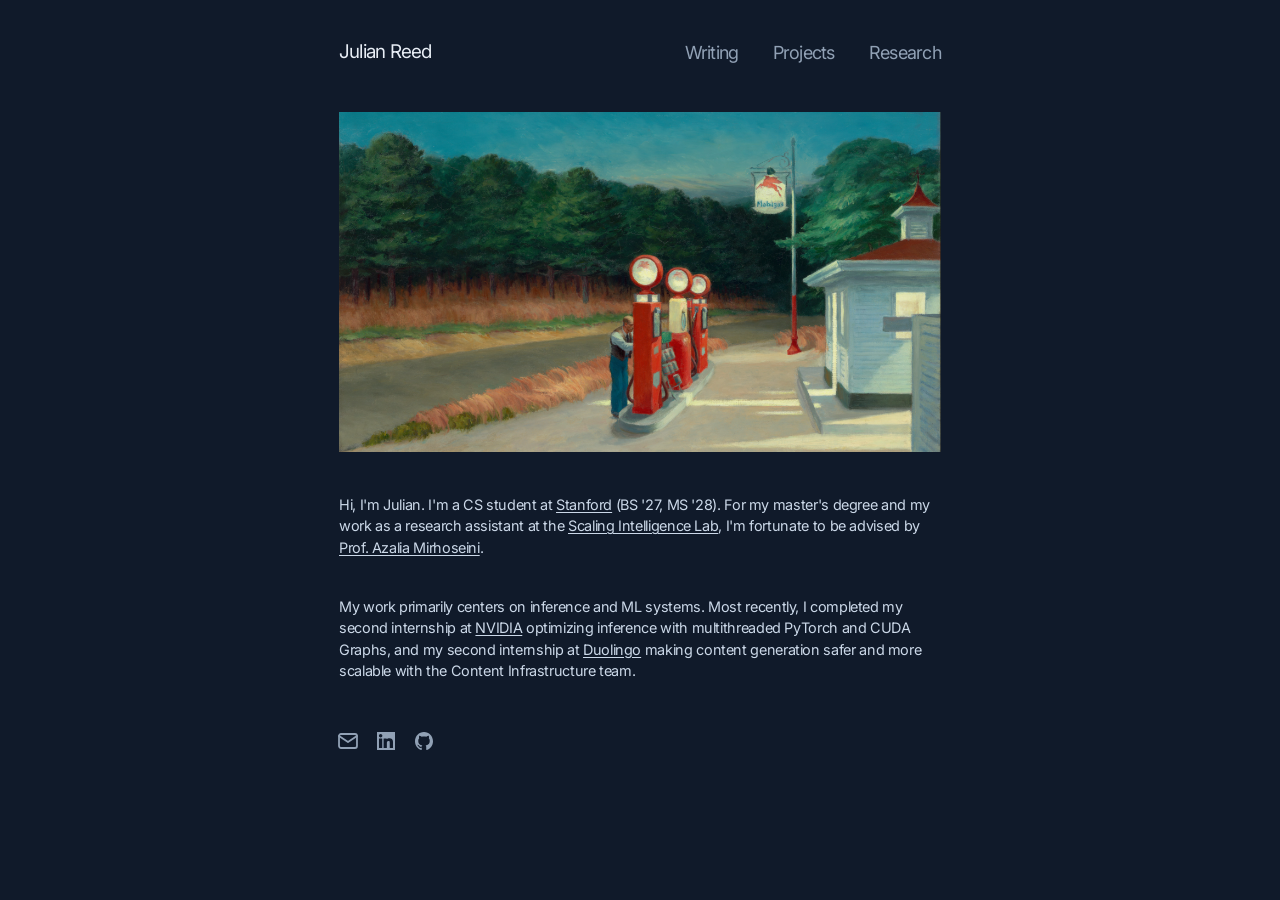
<file: index.html>
<!doctype html>
<html lang="en">
  <head>
    <meta charset="UTF-8" />
    <meta name="viewport" content="width=device-width, initial-scale=1.0" />
    <meta name="description" content="The personal website of Julian Reed — Inference, MLSys, and AI Research" />
    <title>Julian Reed — Inference, MLSys and AI Research</title>
    <link rel="icon" type="image/jpeg" href="./public/favicon-light.jpg" media="(prefers-color-scheme: light)" />
    <link rel="icon" type="image/jpeg" href="./public/favicon-dark.jpg" media="(prefers-color-scheme: dark)" />
    <link rel="stylesheet" href="./styles.css" />
  </head>
  <body>
    <header class="site-header shell">
      <a class="wordmark" href="./">Julian Reed</a>
      <nav class="site-nav" aria-label="Primary navigation">
        <a href="./writing.html">Writing</a>
        <a href="./projects.html">Projects</a>
        <a href="./research.html">Research</a>
      </nav>
    </header>

    <main class="home shell">
      <figure class="home-image">
        <img src="./gas_edward_hopper.png" alt="Gas by Edward Hopper" />
      </figure>

    <section class="home-copy" aria-labelledby="intro-title">
      <p id="intro-title">
        Hi, I'm Julian. I'm a CS student at 
        <a href="https://cs.stanford.edu" target="_blank" rel="noopener noreferrer">Stanford</a> 
        (BS '27, MS '28). For my master's degree and my work as a research assistant at the 
        <a href="https://scalingintelligence.stanford.edu" target="_blank" rel="noopener noreferrer">Scaling Intelligence Lab</a>, 
        I'm fortunate to be advised by 
        <a href="https://www.azaliamirhoseini.com/" target="_blank" rel="noopener noreferrer">Prof. Azalia Mirhoseini</a>. 
      </p>
      <p>
        My work primarily centers on inference and ML systems. Most recently, I completed my second internship at 
        <a href="https://www.nvidia.com" target="_blank" rel="noopener noreferrer">NVIDIA</a> optimizing inference with multithreaded PyTorch and
        CUDA Graphs, and my second internship at 
        <a href="https://www.duolingo.com" target="_blank" rel="noopener noreferrer">Duolingo</a> 
        making content generation safer and more scalable with the Content Infrastructure team. 
      </p>
    </section>
    </main>

    <footer class="site-footer shell">
      <div class="social-links" aria-label="Social links">
        <a href="mailto:julianreedpro@gmail.com" aria-label="Email Julian Reed"><svg aria-hidden="true" viewBox="0 0 24 24" fill="none" stroke="currentColor" stroke-width="1.8" stroke-linecap="round" stroke-linejoin="round"><rect x="3" y="5" width="18" height="14" rx="2"/><path d="m3 7 9 6 9-6"/></svg></a>
        <a href="https://www.linkedin.com/in/juliantreed/" aria-label="LinkedIn profile"><svg aria-hidden="true" viewBox="0 0 24 24" fill="currentColor"><path d="M5.2 8.1H2.1V21h3.1V8.1ZM3.65 3A1.85 1.85 0 1 0 3.65 6.7 1.85 1.85 0 0 0 3.65 3ZM21.9 13.6c0-3.88-2.07-5.69-4.83-5.69-2.23 0-3.22 1.23-3.78 2.09V8.1h-3.1V21h3.1v-6.39c0-1.68.32-3.31 2.4-3.31 2.05 0 2.08 1.93 2.08 3.42V21h3.1v-7.4Z"/></svg></a>
        <a href="https://github.com/julian-reed" aria-label="GitHub profile"><svg aria-hidden="true" viewBox="0 0 24 24" fill="currentColor"><path d="M12 2.5a9.5 9.5 0 0 0-3 18.51c.48.09.65-.21.65-.46v-1.67c-2.64.58-3.2-1.12-3.2-1.12-.43-1.1-1.05-1.4-1.05-1.4-.86-.59.07-.58.07-.58.95.07 1.45.98 1.45.98.85 1.45 2.23 1.03 2.78.79.09-.62.33-1.03.6-1.27-2.11-.24-4.33-1.05-4.33-4.7 0-1.04.37-1.88.98-2.54-.1-.24-.42-1.2.09-2.5 0 0 .8-.26 2.62.97a9.1 9.1 0 0 1 4.77 0c1.82-1.23 2.62-.97 2.62-.97.51 1.3.19 2.26.09 2.5.34.3.64.87.64 1.76v2.61c0 .25.17.55.66.46A9.5 9.5 0 0 0 12 2.5Z"/></svg></a>
      </div>
    </footer>
  </body>
</html>
</file>
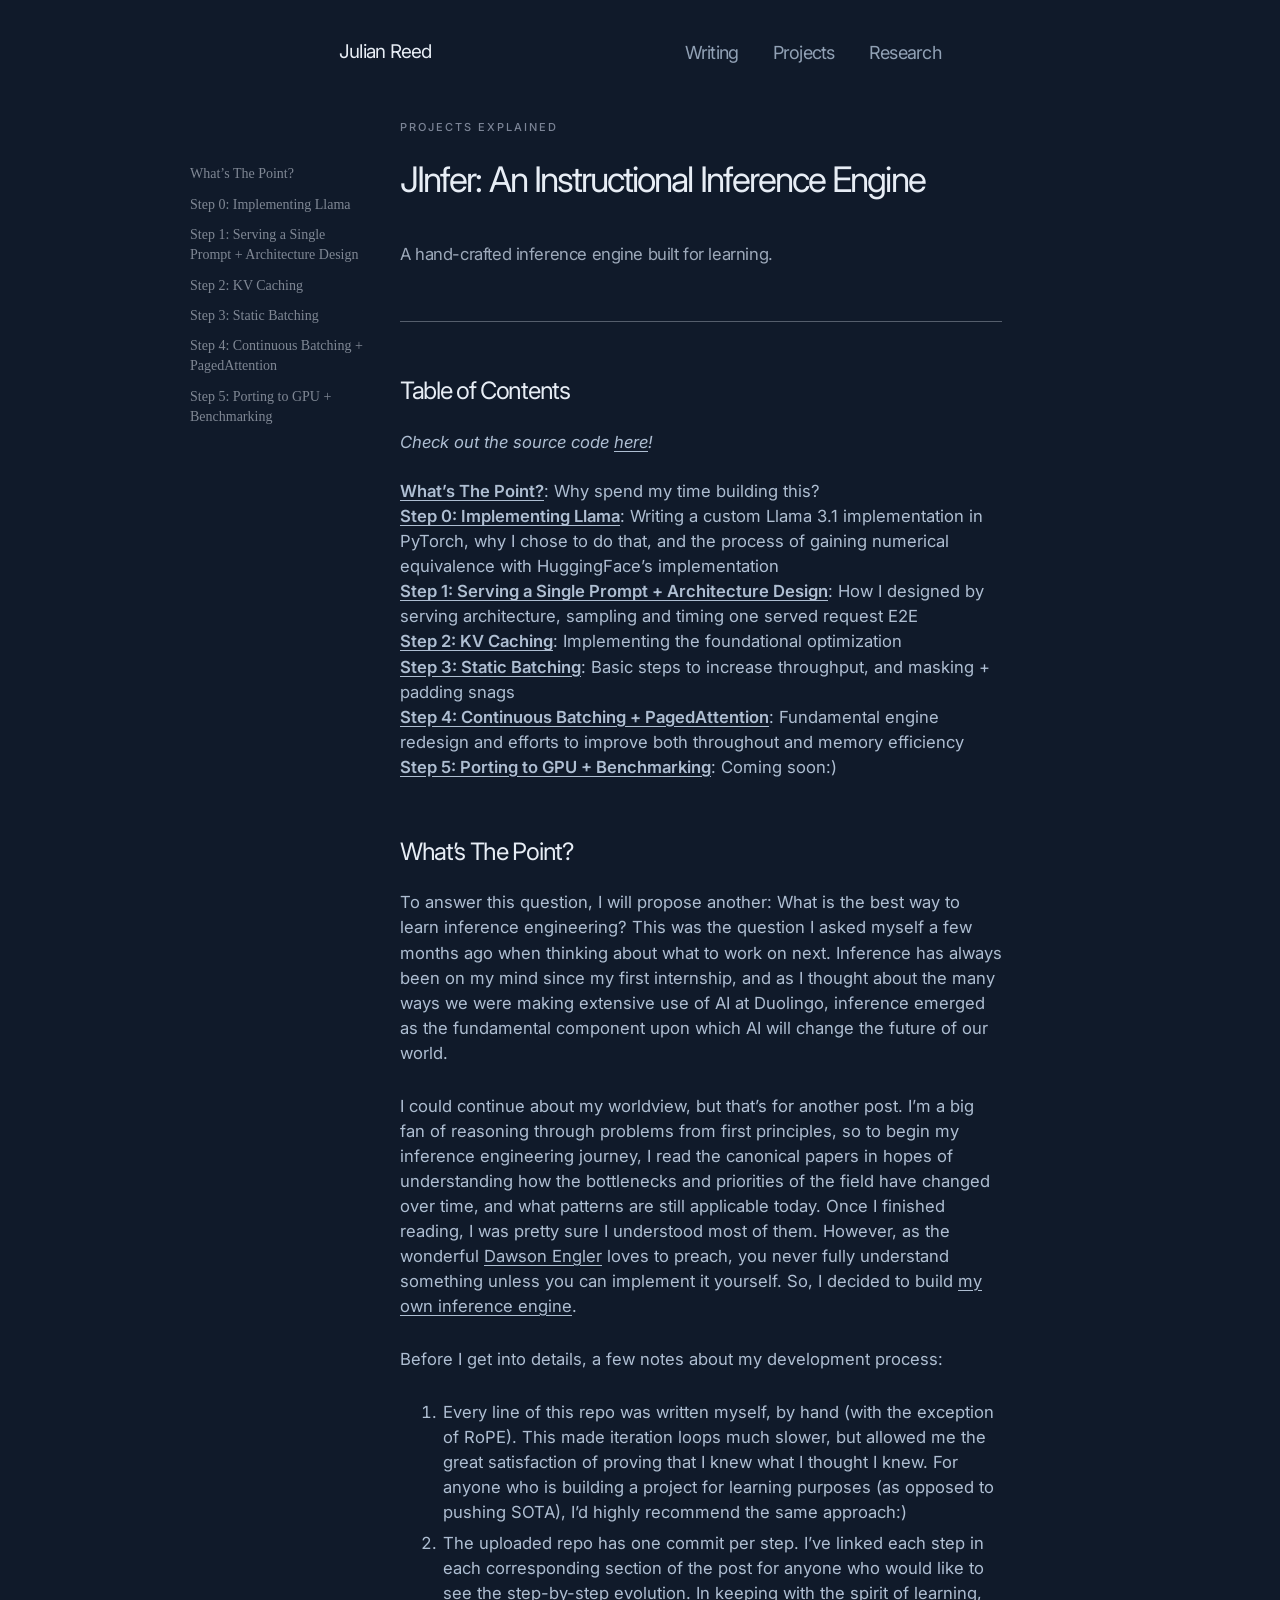
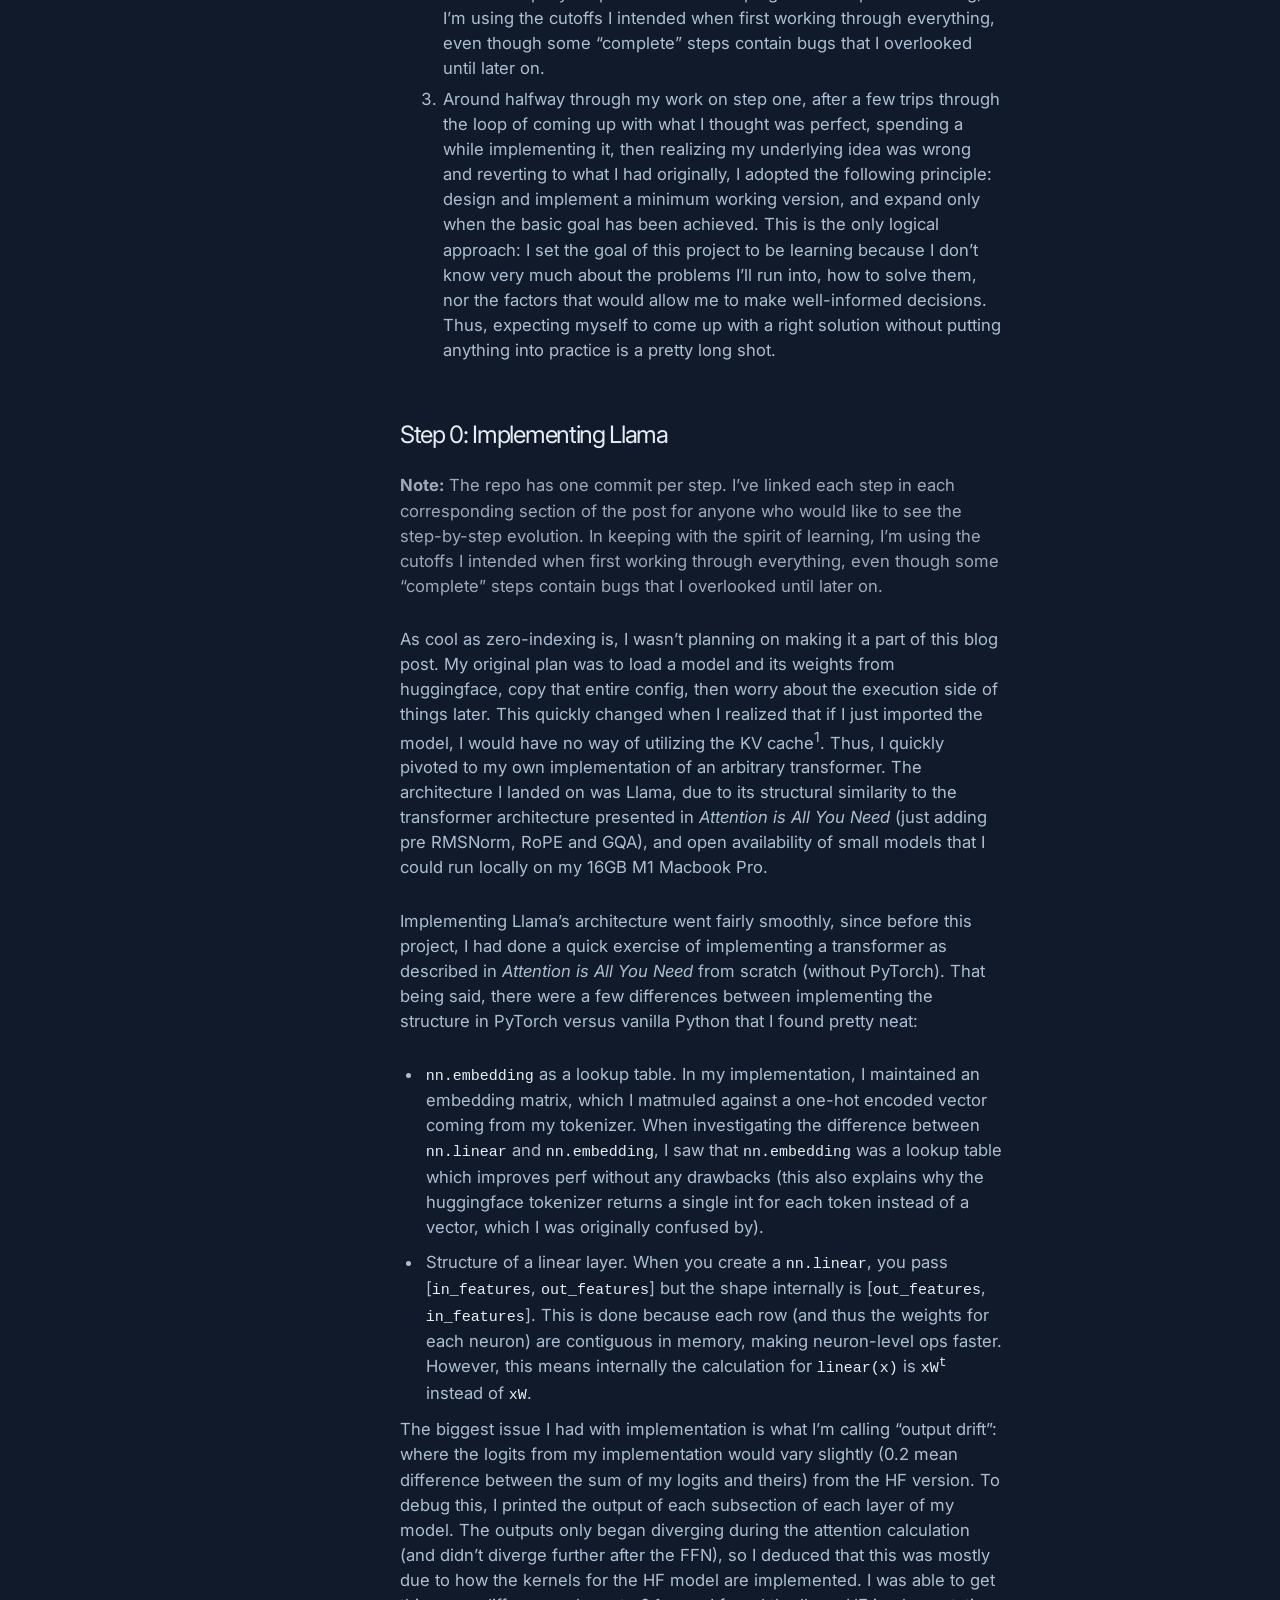
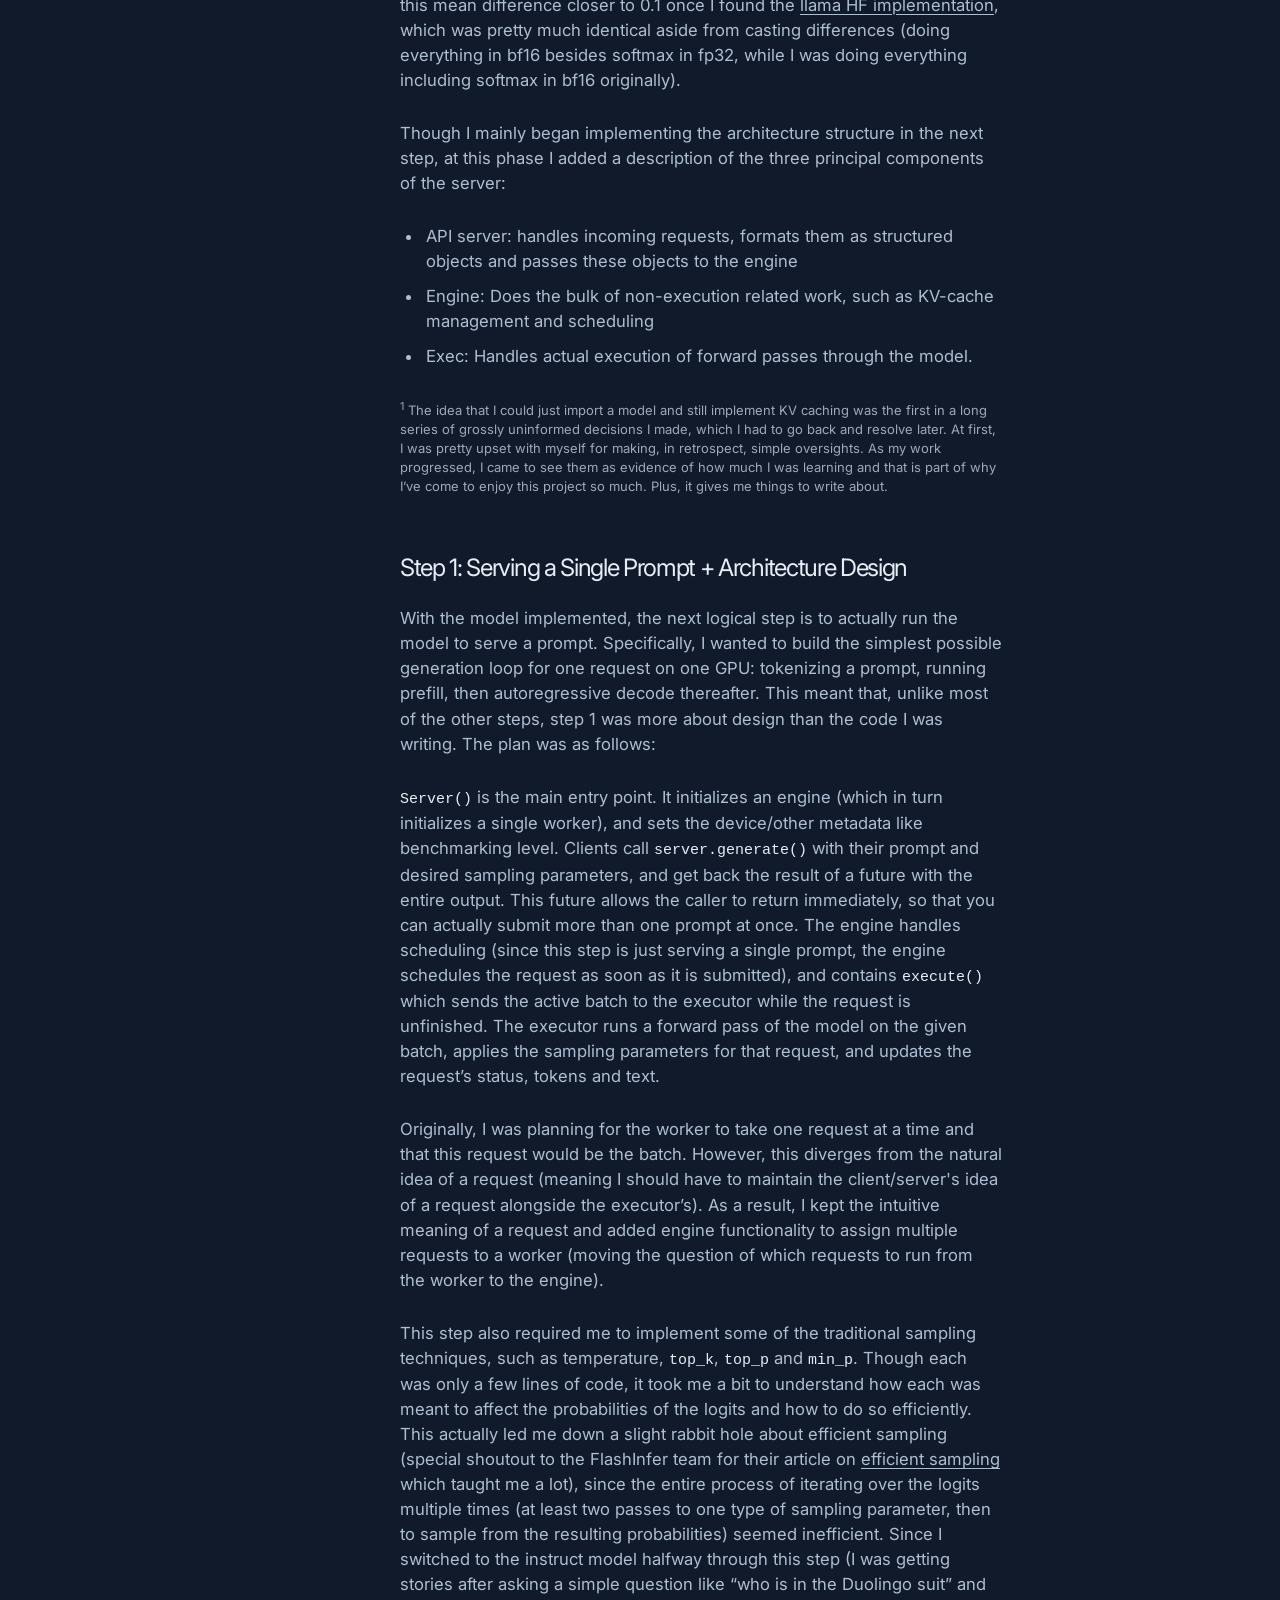
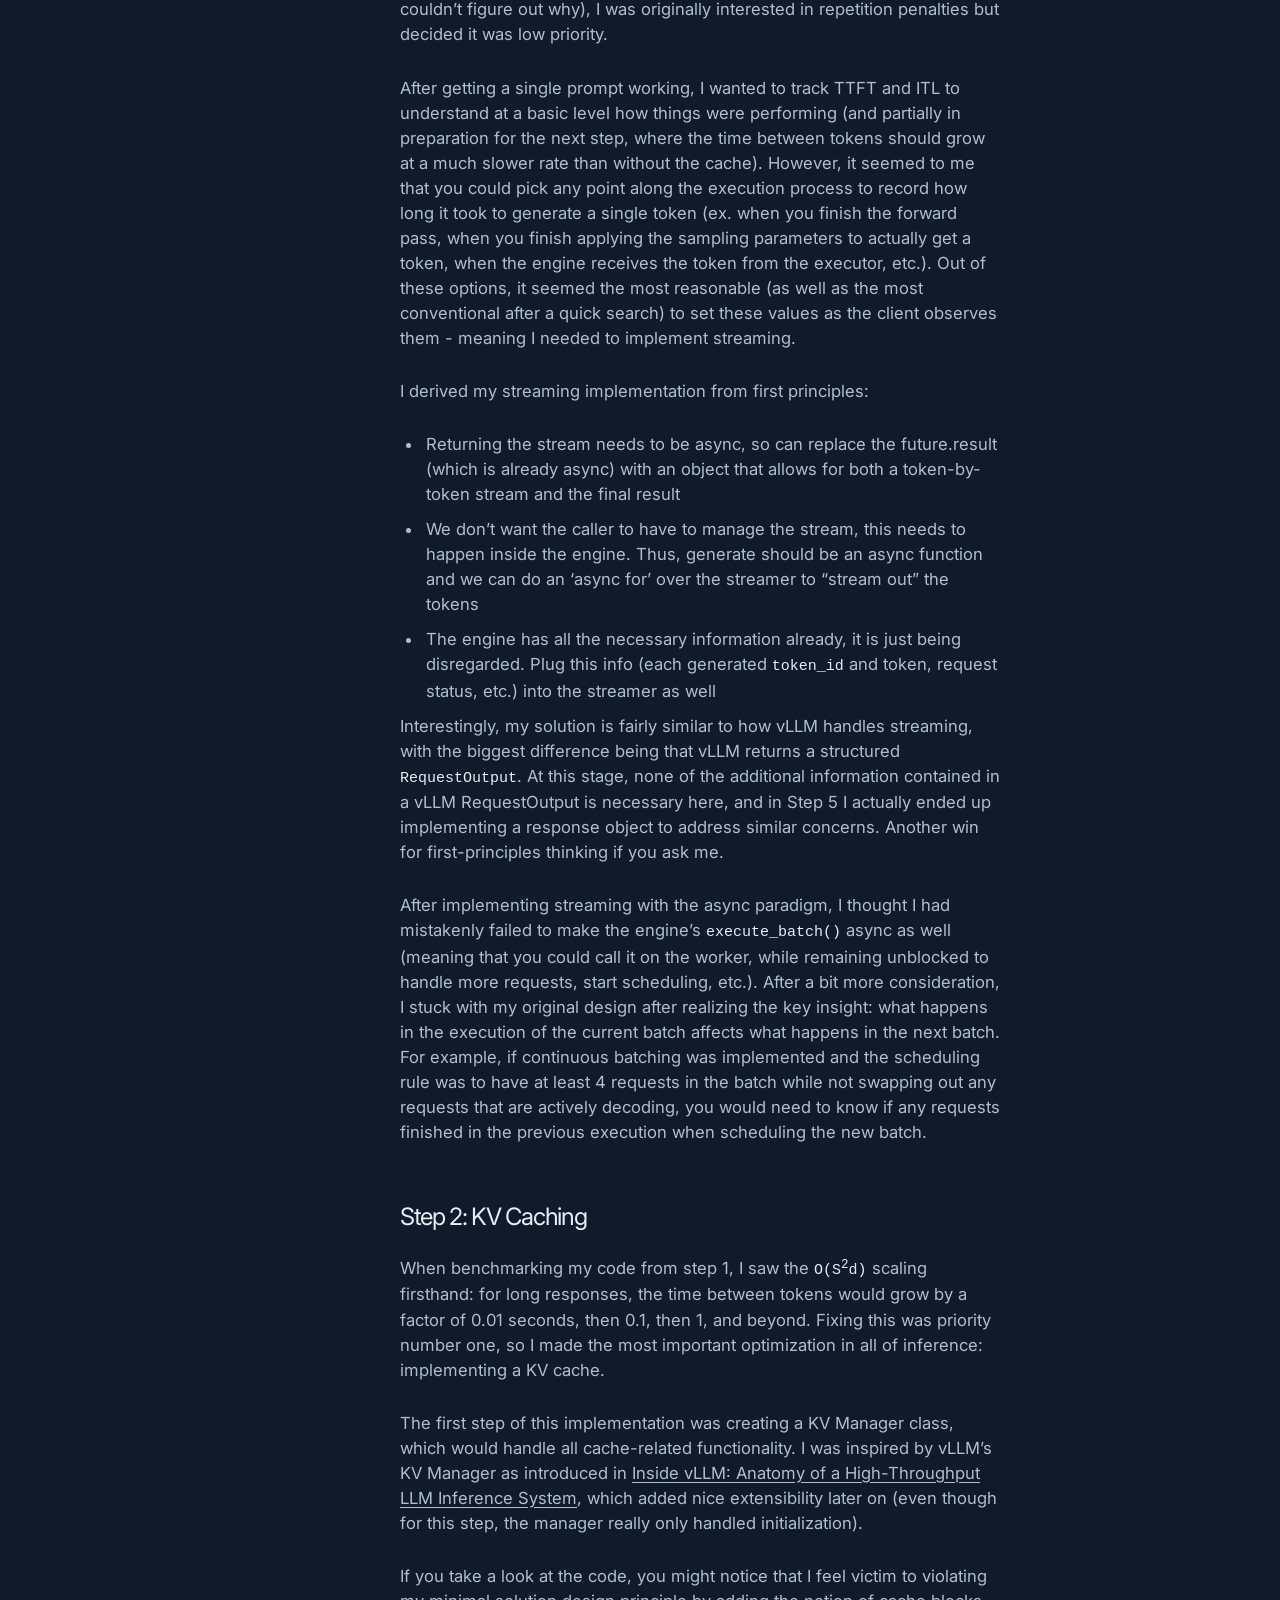
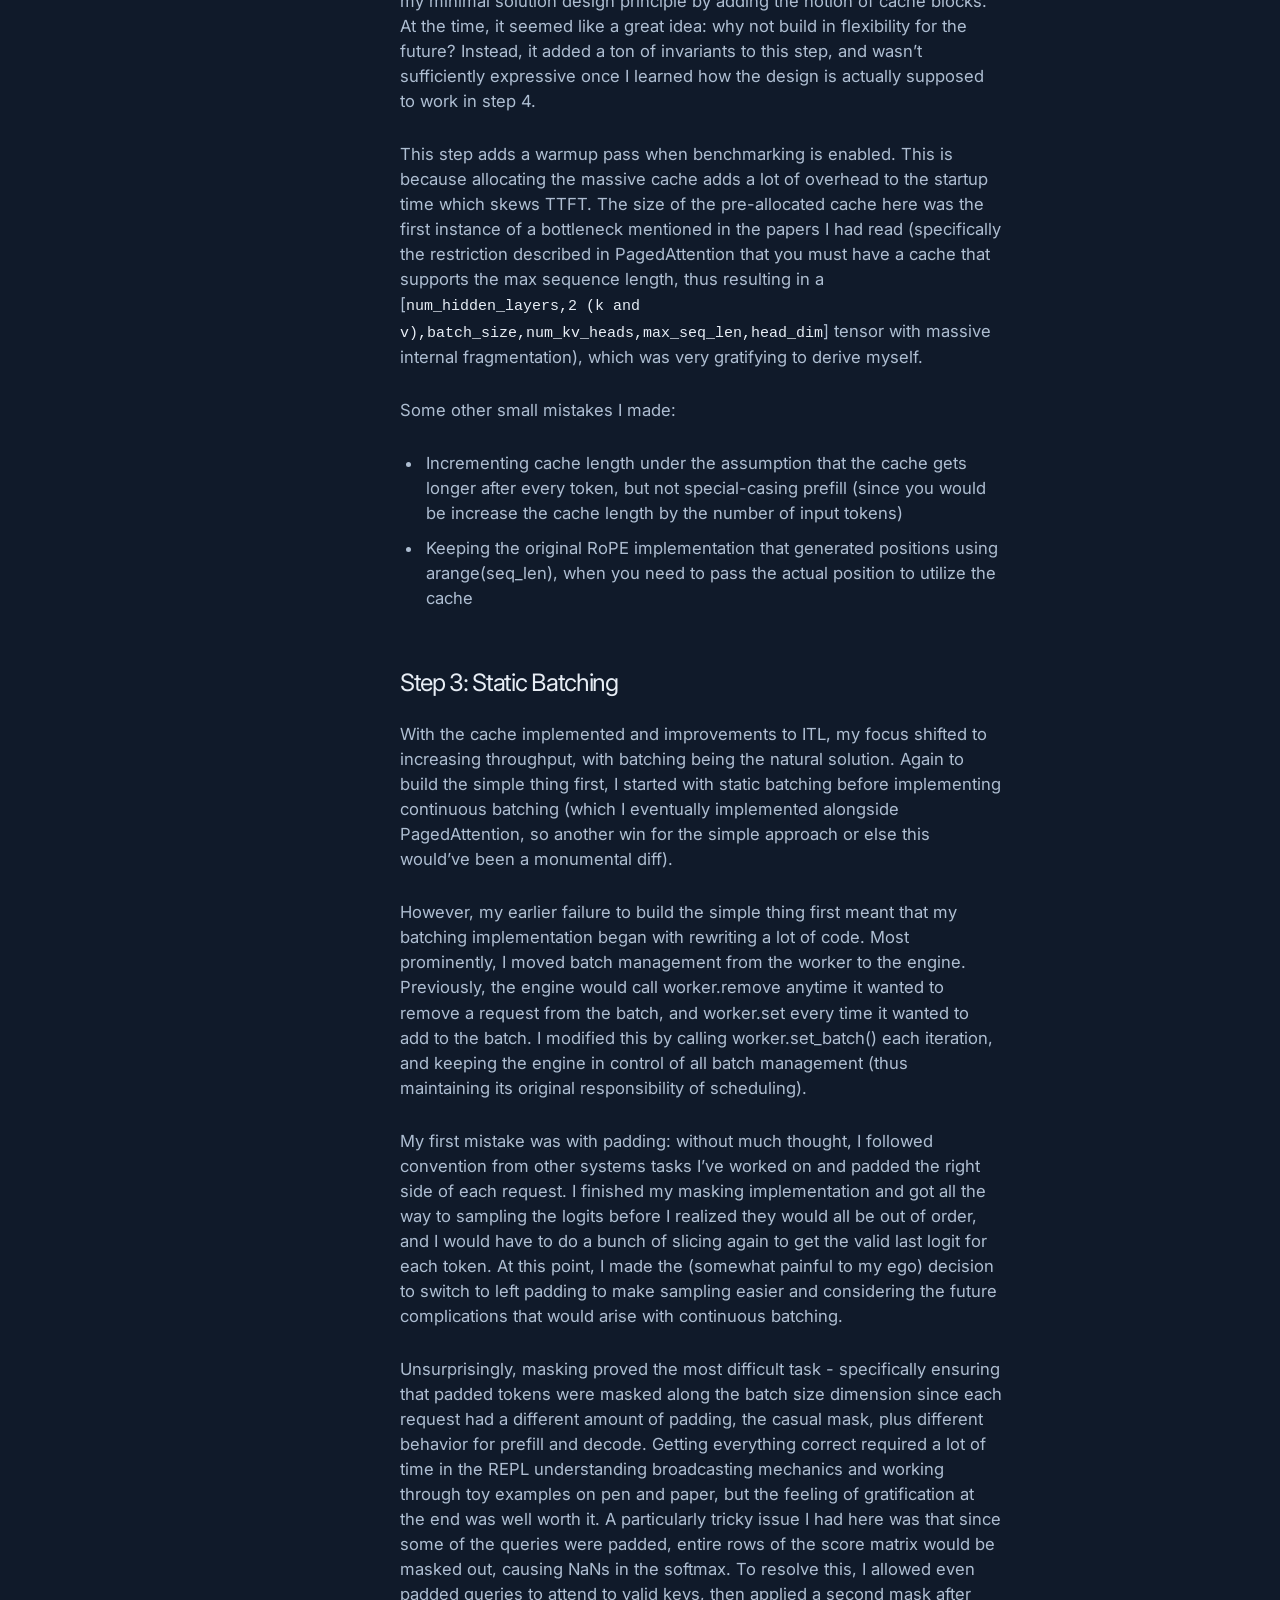
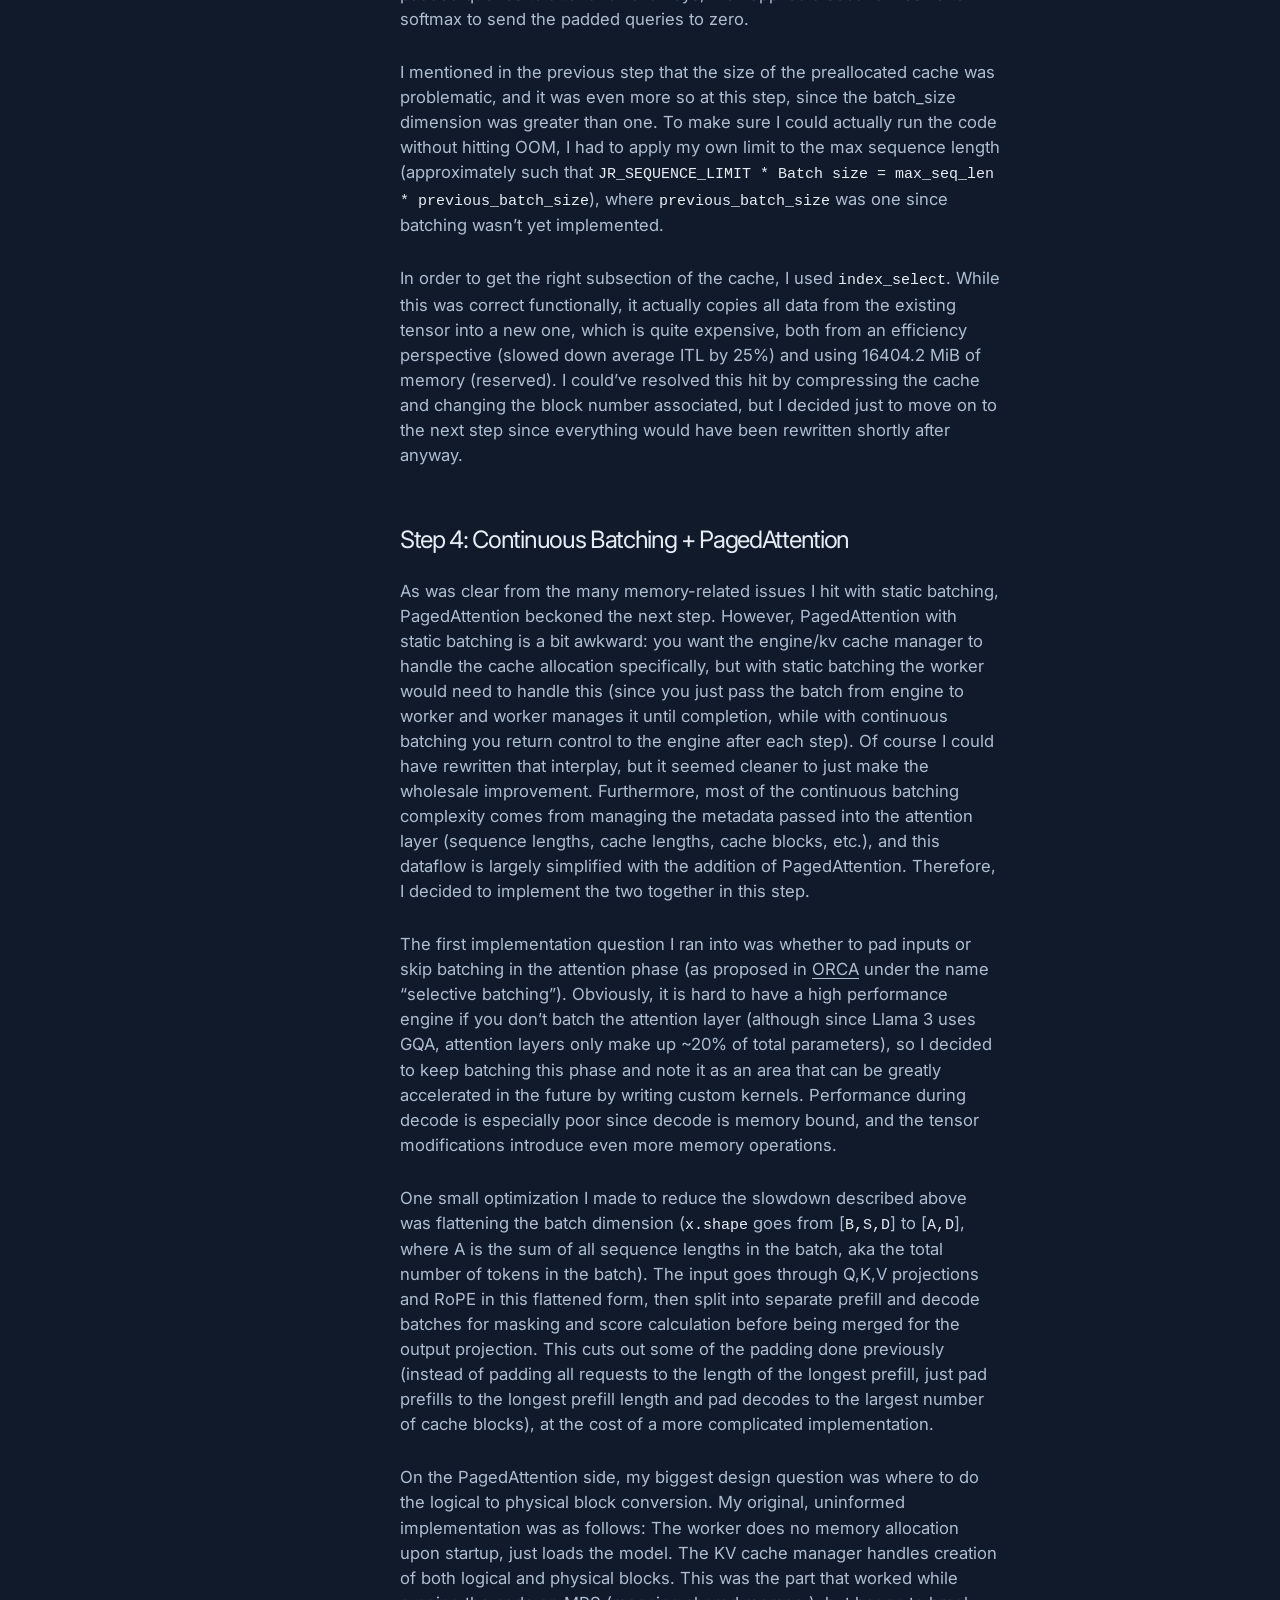
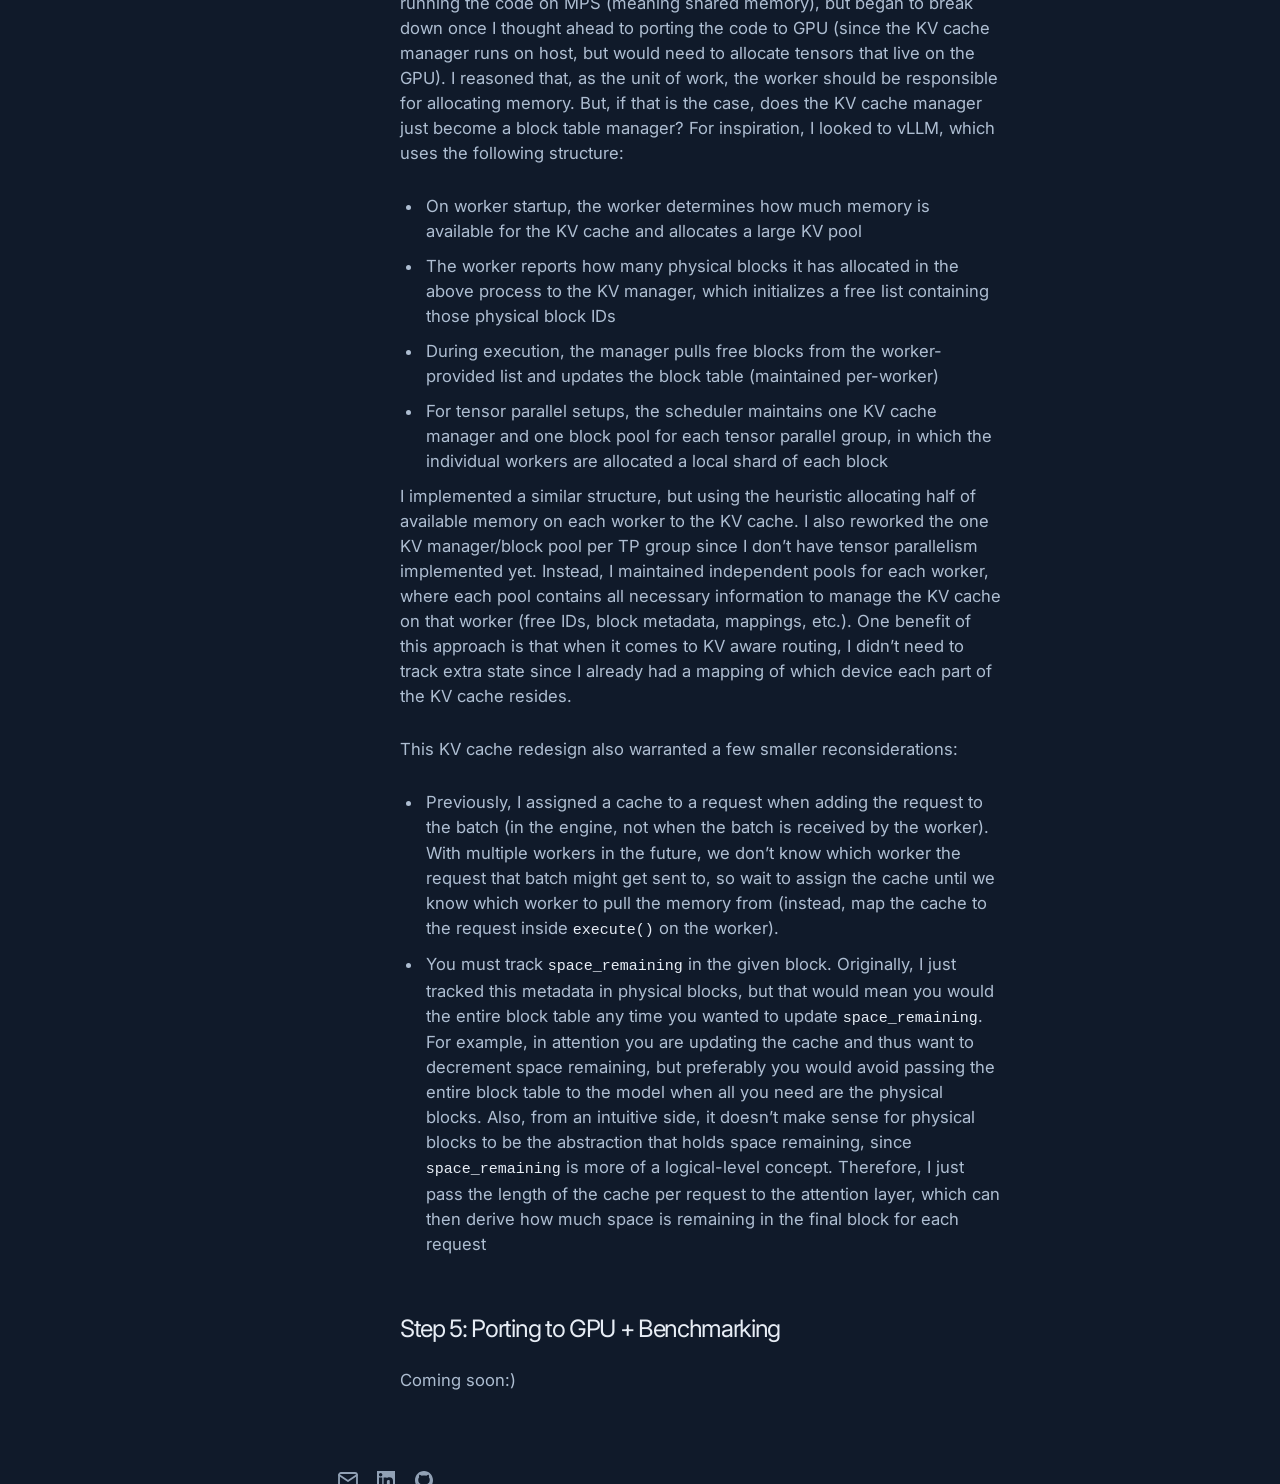
<file: jinfer.html>
<!doctype html>
<html lang="en">
<head>
<meta charset="UTF-8">
<meta name="viewport" content="width=device-width, initial-scale=1.0">
<meta name="description" content="JInfer: An Instructional Inference Engine by Julian Reed.">
<title>JInfer: An Instructional Inference Engine — Julian Reed</title>
<link rel="icon" type="image/jpeg" href="./public/favicon-light.jpg" media="(prefers-color-scheme: light)">
<link rel="icon" type="image/jpeg" href="./public/favicon-dark.jpg" media="(prefers-color-scheme: dark)">
<link rel="stylesheet" href="./styles.css">
</head>
<body class="inner-page article-page">
<header class="site-header shell">
<a class="wordmark" href="./">Julian Reed</a>
<nav class="site-nav" aria-label="Primary navigation">
<a href="./">Home</a>
<a href="./projects.html">Projects</a>
<a href="./research.html">Research</a>
<a href="./writing.html">Writing</a>
</nav>
</header>
<main class="article shell">
<div class="article-layout">
<aside class="article-toc" aria-label="Article sections">
<nav>
<a href="#point">What’s The Point?</a>
<a href="#step-0">Step 0: Implementing Llama</a>
<a href="#step-1">Step 1: Serving a Single Prompt + Architecture Design</a>
<a href="#step-2">Step 2: KV Caching</a>
<a href="#step-3">Step 3: Static Batching</a>
<a href="#step-4">Step 4: Continuous Batching + PagedAttention</a>
<a href="#step-5">Step 5: Porting to GPU + Benchmarking</a>
</nav>
</aside>
<article>
<div class="article-kicker">PROJECTS EXPLAINED</div>
<h1>JInfer: An Instructional Inference Engine</h1>
<p class="article-dek">A hand-crafted inference engine built for learning.</p>
<div class="article-rule"></div>
<div class="article-body">
<h2>Table of Contents</h2>
<nav class="article-toc-main" aria-label="Article table of contents">
<p class="article-source-note"><em>Check out the source code <a href="https://github.com/julian-reed/JInfer">here</a>!</em></p>
<ul>
<li><a href="#point">What’s The Point?</a>: Why spend my time building this?</li>
</ul>
<ul>
<li><a href="#step-0">Step 0: Implementing Llama</a>: Writing a custom Llama 3.1 implementation in PyTorch, why I chose to do that, and the process of gaining numerical equivalence with HuggingFace’s implementation</li>
</ul>
<ul>
<li><a href="#step-1">Step 1: Serving a Single Prompt + Architecture Design</a>: How I designed by serving architecture, sampling and timing one served request E2E</li>
</ul>
<ul>
<li><a href="#step-2">Step 2: KV Caching</a>: Implementing the foundational optimization</li>
</ul>
<ul>
<li><a href="#step-3">Step 3: Static Batching</a>: Basic steps to increase throughput, and masking + padding snags</li>
</ul>
<ul>
<li><a href="#step-4">Step 4: Continuous Batching + PagedAttention</a>: Fundamental engine redesign and efforts to improve both throughout and memory efficiency</li>
</ul>
<ul>
<li><a href="#step-5">Step 5: Porting to GPU + Benchmarking</a>: Coming soon:)</li>
</ul>
</nav>
<h2 id="point">What’s The Point?</h2>
<p>To answer this question, I will propose another: What is the best way to learn inference engineering? This was the question I asked myself a few months ago when thinking about what to work on next. Inference has always been on my mind since my first internship, and as I thought about the many ways we were making extensive use of AI at Duolingo, inference emerged as the fundamental component upon which AI will change the future of our world.</p>
<p>I could continue about my worldview, but that’s for another post. I’m a big fan of reasoning through problems from first principles, so to begin my inference engineering journey, I read the canonical papers in hopes of understanding how the bottlenecks and priorities of the field have changed over time, and what patterns are still applicable today. Once I finished reading, I was pretty sure I understood most of them. However, as the wonderful <a href="https://web.stanford.edu/~engler/">Dawson Engler</a> loves to preach, you never fully understand something unless you can implement it yourself. So, I decided to build <a href="https://github.com/julian-reed/JInfer">my own inference engine</a>.</p>
<p>Before I get into details, a few notes about my development process:</p>
<ol>
<li>Every line of this repo was written myself, by hand (with the exception of RoPE). This made iteration loops much slower, but allowed me the great satisfaction of proving that I knew what I thought I knew. For anyone who is building a project for learning purposes (as opposed to pushing SOTA), I’d highly recommend the same approach:)</li>
<li>The uploaded repo has one commit per step. I’ve linked each step in each corresponding section of the post for anyone who would like to see the step-by-step evolution. In keeping with the spirit of learning, I’m using the cutoffs I intended when first working through everything, even though some “complete” steps contain bugs that I overlooked until later on.</li>
<li>Around halfway through my work on step one, after a few trips through the loop of coming up with what I thought was perfect, spending a while implementing it, then realizing my underlying idea was wrong and reverting to what I had originally, I adopted the following principle: design and implement a minimum working version, and expand only when the basic goal has been achieved. This is the only logical approach: I set the goal of this project to be learning because I don’t know very much about the problems I’ll run into, how to solve them, nor the factors that would allow me to make well-informed decisions. Thus, expecting myself to come up with a right solution without putting anything into practice is a pretty long shot.</li>
</ol>
<h2 id="step-0"><a href="https://github.com/julian-reed/Jinfer/tree/3e228834490819e3a0689a6d8cd0fa472a2a0fa5">Step 0: Implementing Llama</a></h2>
<p class="article-note"><strong>Note:</strong> The repo has one commit per step. I’ve linked each step in each corresponding section of the post for anyone who would like to see the step-by-step evolution. In keeping with the spirit of learning, I’m using the cutoffs I intended when first working through everything, even though some “complete” steps contain bugs that I overlooked until later on.</p>
<p>As cool as zero-indexing is, I wasn’t planning on making it a part of this blog post. My original plan was to load a model and its weights from huggingface, copy that entire config, then worry about the execution side of things later. This quickly changed when I realized that if I just imported the model, I would have no way of utilizing the KV cache<sup>1</sup>. Thus, I quickly pivoted to my own implementation of an arbitrary transformer. The architecture I landed on was Llama, due to its structural similarity to the transformer architecture presented in <em>Attention is All You Need</em> (just adding pre RMSNorm, RoPE and GQA), and open availability of small models that I could run locally on my 16GB M1 Macbook Pro.</p>
<p>Implementing Llama’s architecture went fairly smoothly, since before this project, I had done a quick exercise of implementing a transformer as described in <em>Attention is All You Need</em> from scratch (without PyTorch). That being said, there were a few differences between implementing the structure in PyTorch versus vanilla Python that I found pretty neat:</p>
<ul>
<li><code>nn.embedding</code> as a lookup table. In my implementation, I maintained an embedding matrix, which I matmuled against a one-hot encoded vector coming from my tokenizer. When investigating the difference between <code>nn.linear</code> and <code>nn.embedding</code>, I saw that <code>nn.embedding</code> was a lookup table which improves perf without any drawbacks (this also explains why the huggingface tokenizer returns a single int for each token instead of a vector, which I was originally confused by).</li>
</ul>
<ul>
<li>Structure of a linear layer. When you create a <code>nn.linear</code>, you pass [<code>in_features</code>, <code>out_features</code>] but the shape internally is [<code>out_features</code>, <code>in_features</code>]. This is done because each row (and thus the weights for each neuron) are contiguous in memory, making neuron-level ops faster. However, this means internally the calculation for <code>linear(x)</code> is <code>xW<sup>t</sup></code> instead of <code>xW</code>.</li>
</ul>
<p>The biggest issue I had with implementation is what I’m calling “output drift”: where the logits from my implementation would vary slightly (0.2 mean difference between the sum of my logits and theirs) from the HF version. To debug this, I printed the output of each subsection of each layer of my model. The outputs only began diverging during the attention calculation (and didn’t diverge further after the FFN), so I deduced that this was mostly due to how the kernels for the HF model are implemented. I was able to get this mean difference closer to 0.1 once I found the <a href="https://github.com/huggingface/transformers/blob/main/src/transformers/models/llama/modeling_llama.py">llama HF implementation</a>, which was pretty much identical aside from casting differences (doing everything in bf16 besides softmax in fp32, while I was doing everything including softmax in bf16 originally).</p>
<p>Though I mainly began implementing the architecture structure in the next step, at this phase I added a description of the three principal components of the server:</p>
<ul>
<li>API server: handles incoming requests, formats them as structured objects and passes these objects to the engine</li>
</ul>
<ul>
<li>Engine: Does the bulk of non-execution related work, such as KV-cache management and scheduling</li>
</ul>
<ul>
<li>Exec: Handles actual execution of forward passes through the model.</li>
</ul>
<p class="article-footnote"><sup>1</sup> The idea that I could just import a model and still implement KV caching was the first in a long series of grossly uninformed decisions I made, which I had to go back and resolve later. At first, I was pretty upset with myself for making, in retrospect, simple oversights. As my work progressed, I came to see them as evidence of how much I was learning and that is part of why I’ve come to enjoy this project so much. Plus, it gives me things to write about.</p>
<h2 id="step-1"><a href="https://github.com/julian-reed/Jinfer/tree/7625621de304f758a00c115321b154985241f213">Step 1: Serving a Single Prompt + Architecture Design</a></h2>
<p>With the model implemented, the next logical step is to actually run the model to serve a prompt. Specifically, I wanted to build the simplest possible generation loop for one request on one GPU: tokenizing a prompt, running prefill, then autoregressive decode thereafter. This meant that, unlike most of the other steps, step 1 was more about design than the code I was writing. The plan was as follows:</p>
<p><code>Server()</code> is the main entry point. It initializes an engine (which in turn initializes a single worker), and sets the device/other metadata like benchmarking level. Clients call <code>server.generate()</code> with their prompt and desired sampling parameters, and get back the result of a future with the entire output. This future allows the caller to return immediately, so that you can actually submit more than one prompt at once. The engine handles scheduling (since this step is just serving a single prompt, the engine schedules the request as soon as it is submitted), and contains <code>execute()</code> which sends the active batch to the executor while the request is unfinished. The executor runs a forward pass of the model on the given batch, applies the sampling parameters for that request, and updates the request’s status, tokens and text.</p>
<p>Originally, I was planning for the worker to take one request at a time and that this request would be the batch. However, this diverges from the natural idea of a request (meaning I should have to maintain the client/server's idea of a request alongside the executor’s). As a result, I kept the intuitive meaning of a request and added engine functionality to assign multiple requests to a worker (moving the question of which requests to run from the worker to the engine).</p>
<p>This step also required me to implement some of the traditional sampling techniques, such as temperature, <code>top_k</code>, <code>top_p</code> and <code>min_p</code>. Though each was only a few lines of code, it took me a bit to understand how each was meant to affect the probabilities of the logits and how to do so efficiently. This actually led me down a slight rabbit hole about efficient sampling (special shoutout to the FlashInfer team for their article on <a href="https://flashinfer.ai/2025/03/10/sampling.html">efficient sampling</a> which taught me a lot), since the entire process of iterating over the logits multiple times (at least two passes to one type of sampling parameter, then to sample from the resulting probabilities) seemed inefficient. Since I switched to the instruct model halfway through this step (I was getting stories after asking a simple question like “who is in the Duolingo suit” and couldn’t figure out why), I was originally interested in repetition penalties but decided it was low priority.</p>
<p>After getting a single prompt working, I wanted to track TTFT and ITL to understand at a basic level how things were performing (and partially in preparation for the next step, where the time between tokens should grow at a much slower rate than without the cache). However, it seemed to me that you could pick any point along the execution process to record how long it took to generate a single token (ex. when you finish the forward pass, when you finish applying the sampling parameters to actually get a token, when the engine receives the token from the executor, etc.). Out of these options, it seemed the most reasonable (as well as the most conventional after a quick search) to set these values as the client observes them - meaning I needed to implement streaming.</p>
<p>I derived my streaming implementation from first principles:</p>
<ul>
<li>Returning the stream needs to be async, so can replace the future.result (which is already async) with an object that allows for both a token-by-token stream and the final result</li>
</ul>
<ul>
<li>We don’t want the caller to have to manage the stream, this needs to happen inside the engine. Thus, generate should be an async function and we can do an ‘async for’ over the streamer to “stream out” the tokens</li>
</ul>
<ul>
<li>The engine has all the necessary information already, it is just being disregarded. Plug this info (each generated <code>token_id</code> and token, request status, etc.) into the streamer as well</li>
</ul>
<p>Interestingly, my solution is fairly similar to how vLLM handles streaming, with the biggest difference being that vLLM returns a structured <code>RequestOutput</code>. At this stage, none of the additional information contained in a vLLM RequestOutput is necessary here, and in Step 5 I actually ended up implementing a response object to address similar concerns. Another win for first-principles thinking if you ask me.</p>
<p>After implementing streaming with the async paradigm, I thought I had mistakenly failed to make the engine’s <code>execute_batch()</code> async as well (meaning that you could call it on the worker, while remaining unblocked to handle more requests, start scheduling, etc.). After a bit more consideration, I stuck with my original design after realizing the key insight: what happens in the execution of the current batch affects what happens in the next batch. For example, if continuous batching was implemented and the scheduling rule was to have at least 4 requests in the batch while not swapping out any requests that are actively decoding, you would need to know if any requests finished in the previous execution when scheduling the new batch.</p>
<h2 id="step-2"><a href="https://github.com/julian-reed/Jinfer/tree/cd0522b466e30b5201ac279169e3832b5017f6bb">Step 2: KV Caching</a></h2>
<p>When benchmarking my code from step 1, I saw the <code>O(S<sup>2</sup>d)</code> scaling firsthand: for long responses, the time between tokens would grow by a factor of 0.01 seconds, then 0.1, then 1, and beyond. Fixing this was priority number one, so I made the most important optimization in all of inference: implementing a KV cache.</p>
<p>The first step of this implementation was creating a KV Manager class, which would handle all cache-related functionality. I was inspired by vLLM’s KV Manager as introduced in <a href="https://www.aleksagordic.com/blog/vllm">Inside vLLM: Anatomy of a High-Throughput LLM Inference System</a>, which added nice extensibility later on (even though for this step, the manager really only handled initialization).</p>
<p>If you take a look at the code, you might notice that I feel victim to violating my minimal solution design principle by adding the notion of cache blocks. At the time, it seemed like a great idea: why not build in flexibility for the future? Instead, it added a ton of invariants to this step, and wasn’t sufficiently expressive once I learned how the design is actually supposed to work in step 4.</p>
<p>This step adds a warmup pass when benchmarking is enabled. This is because allocating the massive cache adds a lot of overhead to the startup time which skews TTFT. The size of the pre-allocated cache here was the first instance of a bottleneck mentioned in the papers I had read (specifically the restriction described in PagedAttention that you must have a cache that supports the max sequence length, thus resulting in a [<code>num_hidden_layers,2 (k and v),batch_size,num_kv_heads,max_seq_len,head_dim</code>] tensor with massive internal fragmentation), which was very gratifying to derive myself.</p>
<p>Some other small mistakes I made:</p>
<ul>
<li>Incrementing cache length under the assumption that the cache gets longer after every token, but not special-casing prefill (since you would be increase the cache length by the number of input tokens)</li>
</ul>
<ul>
<li>Keeping the original RoPE implementation that generated positions using arange(seq_len), when you need to pass the actual position to utilize the cache</li>
</ul>
<h2 id="step-3"><a href="https://github.com/julian-reed/Jinfer/tree/17cb7dc478a7c36a3be521d482574245a8545bbf">Step 3: Static Batching</a></h2>
<p>With the cache implemented and improvements to ITL, my focus shifted to increasing throughput, with batching being the natural solution. Again to build the simple thing first, I started with static batching before implementing continuous batching (which I eventually implemented alongside PagedAttention, so another win for the simple approach or else this would’ve been a monumental diff).</p>
<p>However, my earlier failure to build the simple thing first meant that my batching implementation began with rewriting a lot of code. Most prominently, I moved batch management from the worker to the engine. Previously, the engine would call worker.remove anytime it wanted to remove a request from the batch, and worker.set every time it wanted to add to the batch. I modified this by calling worker.set_batch() each iteration, and keeping the engine in control of all batch management (thus maintaining its original responsibility of scheduling).</p>
<p>My first mistake was with padding: without much thought, I followed convention from other systems tasks I’ve worked on and padded the right side of each request. I finished my masking implementation and got all the way to sampling the logits before I realized they would all be out of order, and I would have to do a bunch of slicing again to get the valid last logit for each token. At this point, I made the (somewhat painful to my ego) decision to switch to left padding to make sampling easier and considering the future complications that would arise with continuous batching.</p>
<p>Unsurprisingly, masking proved the most difficult task - specifically ensuring that padded tokens were masked along the batch size dimension since each request had a different amount of padding, the casual mask, plus different behavior for prefill and decode. Getting everything correct required a lot of time in the REPL understanding broadcasting mechanics and working through toy examples on pen and paper, but the feeling of gratification at the end was well worth it. A particularly tricky issue I had here was that since some of the queries were padded, entire rows of the score matrix would be masked out, causing NaNs in the softmax. To resolve this, I allowed even padded queries to attend to valid keys, then applied a second mask after softmax to send the padded queries to zero.</p>
<p>I mentioned in the previous step that the size of the preallocated cache was problematic, and it was even more so at this step, since the batch_size dimension was greater than one. To make sure I could actually run the code without hitting OOM, I had to apply my own limit to the max sequence length (approximately such that <code>JR_SEQUENCE_LIMIT * Batch size = max_seq_len * previous_batch_size</code>), where <code>previous_batch_size</code> was one since batching wasn’t yet implemented.</p>
<p>In order to get the right subsection of the cache, I used <code>index_select</code>. While this was correct functionally, it actually copies all data from the existing tensor into a new one, which is quite expensive, both from an efficiency perspective (slowed down average ITL by 25%) and using 16404.2 MiB of memory (reserved). I could’ve resolved this hit by compressing the cache and changing the block number associated, but I decided just to move on to the next step since everything would have been rewritten shortly after anyway.</p>
<h2 id="step-4"><a href="https://github.com/julian-reed/Jinfer/tree/866b11e8059ce03f179f2cf3578b5e013ce02251">Step 4: Continuous Batching + PagedAttention</a></h2>
<p>As was clear from the many memory-related issues I hit with static batching, PagedAttention beckoned the next step. However, PagedAttention with static batching is a bit awkward: you want the engine/kv cache manager to handle the cache allocation specifically, but with static batching the worker would need to handle this (since you just pass the batch from engine to worker and worker manages it until completion, while with continuous batching you return control to the engine after each step). Of course I could have rewritten that interplay, but it seemed cleaner to just make the wholesale improvement. Furthermore, most of the continuous batching complexity comes from managing the metadata passed into the attention layer (sequence lengths, cache lengths, cache blocks, etc.), and this dataflow is largely simplified with the addition of PagedAttention. Therefore, I decided to implement the two together in this step.</p>
<p>The first implementation question I ran into was whether to pad inputs or skip batching in the attention phase (as proposed in <a href="https://www.usenix.org/conference/osdi22/presentation/yu">ORCA</a> under the name “selective batching”). Obviously, it is hard to have a high performance engine if you don’t batch the attention layer (although since Llama 3 uses GQA, attention layers only make up ~20% of total parameters), so I decided to keep batching this phase and note it as an area that can be greatly accelerated in the future by writing custom kernels. Performance during decode is especially poor since decode is memory bound, and the tensor modifications introduce even more memory operations.</p>
<p>One small optimization I made to reduce the slowdown described above was flattening the batch dimension (<code>x.shape</code> goes from [<code>B,S,D</code>] to [<code>A,D</code>], where A is the sum of all sequence lengths in the batch, aka the total number of tokens in the batch). The input goes through Q,K,V projections and RoPE in this flattened form, then split into separate prefill and decode batches for masking and score calculation before being merged for the output projection. This cuts out some of the padding done previously (instead of padding all requests to the length of the longest prefill, just pad prefills to the longest prefill length and pad decodes to the largest number of cache blocks), at the cost of a more complicated implementation.</p>
<p>On the PagedAttention side, my biggest design question was where to do the logical to physical block conversion. My original, uninformed implementation was as follows: The worker does no memory allocation upon startup, just loads the model. The KV cache manager handles creation of both logical and physical blocks. This was the part that worked while running the code on MPS (meaning shared memory), but began to break down once I thought ahead to porting the code to GPU (since the KV cache manager runs on host, but would need to allocate tensors that live on the GPU). I reasoned that, as the unit of work, the worker should be responsible for allocating memory. But, if that is the case, does the KV cache manager just become a block table manager? For inspiration, I looked to vLLM, which uses the following structure:</p>
<ul>
<li>On worker startup, the worker determines how much memory is available for the KV cache and allocates a large KV pool</li>
</ul>
<ul>
<li>The worker reports how many physical blocks it has allocated in the above process to the KV manager, which initializes a free list containing those physical block IDs</li>
</ul>
<ul>
<li>During execution, the manager pulls free blocks from the worker-provided list and updates the block table (maintained per-worker)</li>
</ul>
<ul>
<li>For tensor parallel setups, the scheduler maintains one KV cache manager and one block pool for each tensor parallel group, in which the individual workers are allocated a local shard of each block</li>
</ul>
<p>I implemented a similar structure, but using the heuristic allocating half of available memory on each worker to the KV cache. I also reworked the one KV manager/block pool per TP group since I don’t have tensor parallelism implemented yet. Instead, I maintained independent pools for each worker, where each pool contains all necessary information to manage the KV cache on that worker (free IDs, block metadata, mappings, etc.). One benefit of this approach is that when it comes to KV aware routing, I didn’t need to track extra state since I already had a mapping of which device each part of the KV cache resides.</p>
<p>This KV cache redesign also warranted a few smaller reconsiderations:</p>
<ul>
<li>Previously, I assigned a cache to a request when adding the request to the batch (in the engine, not when the batch is received by the worker). With multiple workers in the future, we don’t know which worker the request that batch might get sent to, so wait to assign the cache until we know which worker to pull the memory from (instead, map the cache to the request inside <code>execute()</code> on the worker).</li>
</ul>
<ul>
<li>You must track <code>space_remaining</code> in the given block. Originally, I just tracked this metadata in physical blocks, but that would mean you would the entire block table any time you wanted to update <code>space_remaining</code>. For example, in attention you are updating the cache and thus want to decrement space remaining, but preferably you would avoid passing the entire block table to the model when all you need are the physical blocks. Also, from an intuitive side, it doesn’t make sense for physical blocks to be the abstraction that holds space remaining, since <code>space_remaining</code> is more of a logical-level concept. Therefore, I just pass the length of the cache per request to the attention layer, which can then derive how much space is remaining in the final block for each request</li>
</ul>
<h2 id="step-5">Step 5: Porting to GPU + Benchmarking</h2>
<p>Coming soon:)</p>
</div>
</article>
</div>
</main>
<footer class="site-footer shell">
<div class="social-links" aria-label="Social links">
<a href="mailto:julianreedpro@gmail.com" aria-label="Email Julian Reed">
<svg aria-hidden="true" viewBox="0 0 24 24" fill="none" stroke="currentColor" stroke-width="1.8" stroke-linecap="round" stroke-linejoin="round"><rect x="3" y="5" width="18" height="14" rx="2"/><path d="m3 7 9 6 9-6"/></svg>
</a>
<a href="https://www.linkedin.com/in/juliantreed/" aria-label="LinkedIn profile">
<svg aria-hidden="true" viewBox="0 0 24 24" fill="currentColor"><path d="M5.2 8.1H2.1V21h3.1V8.1ZM3.65 3A1.85 1.85 0 1 0 3.65 6.7 1.85 1.85 0 0 0 3.65 3ZM21.9 13.6c0-3.88-2.07-5.69-4.83-5.69-2.23 0-3.22 1.23-3.78 2.09V8.1h-3.1V21h3.1v-6.39c0-1.68.32-3.31 2.4-3.31 2.05 0 2.08 1.93 2.08 3.42V21h3.1v-7.4Z"/></svg>
</a>
<a href="https://github.com/julian-reed" aria-label="GitHub profile">
<svg aria-hidden="true" viewBox="0 0 24 24" fill="currentColor"><path d="M12 2.5a9.5 9.5 0 0 0-3 18.51c.48.09.65-.21.65-.46v-1.67c-2.64.58-3.2-1.12-3.2-1.12-.43-1.1-1.05-1.4-1.05-1.4-.86-.59.07-.58.07-.58.95.07 1.45.98 1.45.98.85 1.45 2.23 1.03 2.78.79.09-.62.33-1.03.6-1.27-2.11-.24-4.33-1.05-4.33-4.7 0-1.04.37-1.88.98-2.54.34.3.64.87.64 1.76v2.61c0.25.17.55.66.46A9.5 9.5 0 0 0 12 2.5Z"/></svg>
</a>
</div>
</footer>
</body>
</html>
</file>
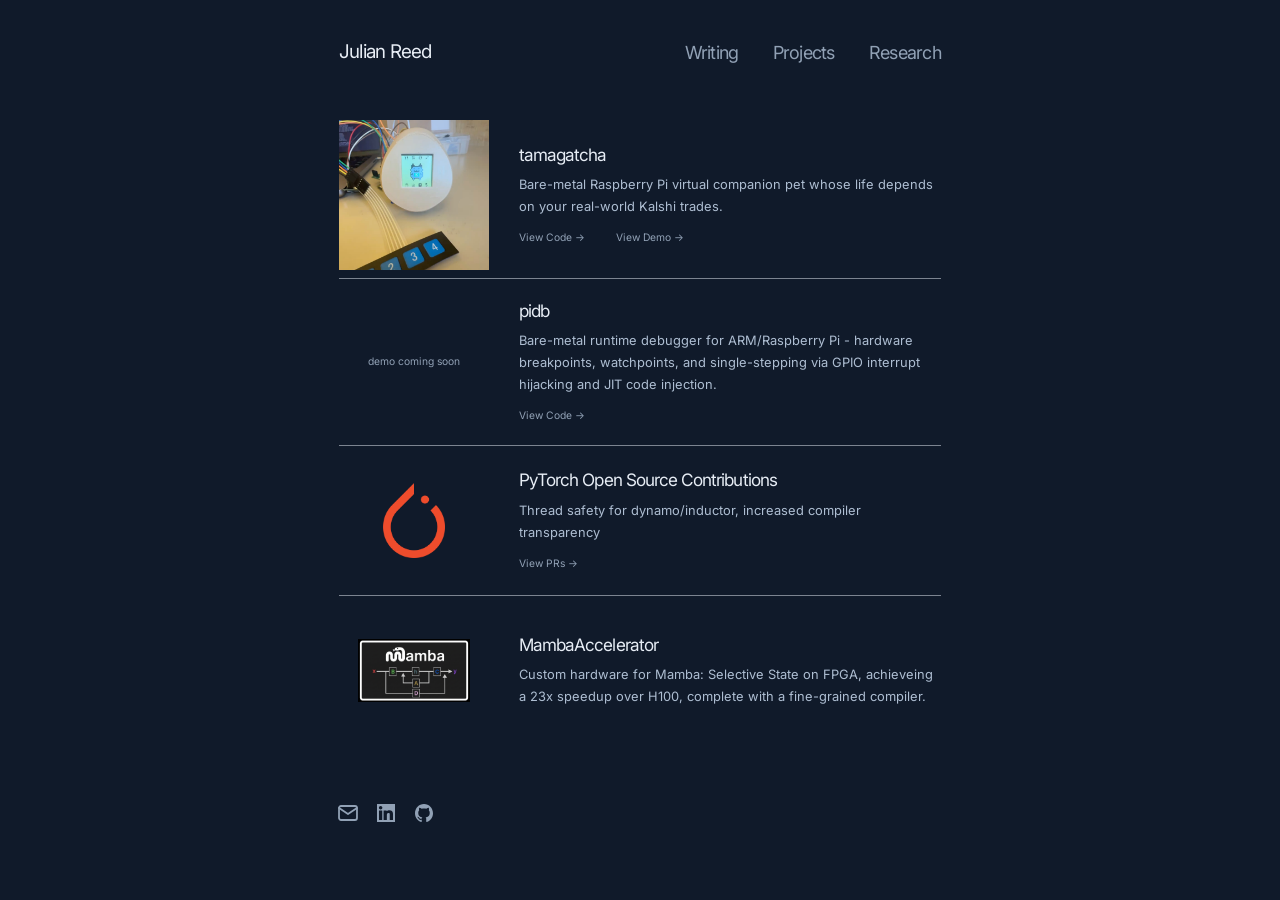
<file: projects.html>
<!doctype html>
<html lang="en">
<head>
<meta charset="UTF-8">
<meta name="viewport" content="width=device-width, initial-scale=1.0">
<meta name="description" content="Selected projects by Julian Reed.">
<title>Projects — Julian Reed</title>
<link rel="icon" type="image/jpeg" href="./public/favicon-light.jpg" media="(prefers-color-scheme: light)">
<link rel="icon" type="image/jpeg" href="./public/favicon-dark.jpg" media="(prefers-color-scheme: dark)">
<link rel="stylesheet" href="./styles.css">
</head>
<body class="inner-page projects-page">
<header class="site-header shell">
<a class="wordmark" href="./">Julian Reed</a>
<nav class="site-nav" aria-label="Primary navigation">
<a href="./">Home</a>
<a class="active" href="./projects.html">Projects</a>
<a href="./research.html">Research</a>
<a href="./writing.html">Writing</a>
</nav>
</header>
<main class="page shell">
<section class="page-intro">
<div>
<h1>Projects</h1>
</div>
</section>
<section class="entries" aria-label="Project entries">
<article class="entry">
<div class="entry-image">
<button class="image-expand" type="button" aria-label="Expand Tamagatcha image">
<img src="./public/tamagacha.jpeg" alt="Tamagatcha virtual companion pet" />
</button>
</div>
<div>
<h2>
<a href="https://github.com/foxboxxx/tamagacha">tamagatcha</a>
</h2>
<p>Bare-metal Raspberry Pi virtual companion pet whose life depends on your real-world Kalshi trades.</p>
<div class="entry-meta">
                            <a href="https://github.com/foxboxxx/tamagacha">View Code →</a>   
                            <a href="https://www.youtube.com/watch?v=DrDV8Zqq3MU">View Demo →</a>
                        </div>
</div>
</article>

<article class="entry">
<div class="entry-image placeholder-image">demo coming soon</div>
<div>
<h2>pidb</h2>
<p>Bare-metal runtime debugger for ARM/Raspberry Pi - hardware breakpoints, watchpoints, and single-stepping via GPIO interrupt hijacking and JIT code injection.</p>
<div class="entry-meta">
                            <a href="https://github.com/foxboxxx/pidb">View Code →</a>   
                        </div>
</div>
</article>

<article class="entry">
<div class="entry-image logo-image">
<button class="image-expand" type="button" aria-label="Expand Pytorch image">
<img src="./public/pytorch_logo.png" alt="Pytorch Logo" />
</button>
</div>
<div>
<h2>PyTorch Open Source Contributions</h2>
<p>Thread safety for dynamo/inductor, increased compiler transparency</p>
<div class="entry-meta">
                            <a href="https://github.com/pytorch/pytorch/pulls?q=is%3Apr+state%3Aclosed+author%3Ajulian-reed+sort%3Acomments-desc">View PRs →</a>   
                        </div>
</div>
</article>

<article class="entry">
<div class="entry-image logo-image mamba-image">
<button class="image-expand" type="button" aria-label="Expand Mamba image">
<img src="./public/mamba.jpeg" alt="Mamba Logo" />
</button>
</div>
<div>
<h2>MambaAccelerator</h2>
<p>Custom hardware for Mamba: Selective State on FPGA, achieveing a 23x speedup over H100, complete with a fine-grained compiler.</p>
</div>
</article>

</section>
</main>
<div class="image-modal" hidden role="dialog" aria-modal="true" aria-label="Expanded Tamagatcha image">
<button class="image-modal-close" type="button" aria-label="Close expanded image">×</button>
<img class="image-modal-image" src="./public/tamagacha.jpeg" alt="Tamagatcha virtual companion pet" />
</div>
<footer class="site-footer shell">
<div class="social-links" aria-label="Social links">
<a href="mailto:julianreedpro@gmail.com" aria-label="Email Julian Reed">
<svg aria-hidden="true" viewBox="0 0 24 24" fill="none" stroke="currentColor" stroke-width="1.8" stroke-linecap="round" stroke-linejoin="round">
<rect x="3" y="5" width="18" height="14" rx="2"/>
<path d="m3 7 9 6 9-6"/>
</svg>
</a>
<a href="https://www.linkedin.com/in/juliantreed/" aria-label="LinkedIn profile">
<svg aria-hidden="true" viewBox="0 0 24 24" fill="currentColor">
<path d="M5.2 8.1H2.1V21h3.1V8.1ZM3.65 3A1.85 1.85 0 1 0 3.65 6.7 1.85 1.85 0 0 0 3.65 3ZM21.9 13.6c0-3.88-2.07-5.69-4.83-5.69-2.23 0-3.22 1.23-3.78 2.09V8.1h-3.1V21h3.1v-6.39c0-1.68.32-3.31 2.4-3.31 2.05 0 2.08 1.93 2.08 3.42V21h3.1v-7.4Z"/>
</svg>
</a>
<a href="https://github.com/julian-reed" aria-label="GitHub profile">
<svg aria-hidden="true" viewBox="0 0 24 24" fill="currentColor">
<path d="M12 2.5a9.5 9.5 0 0 0-3 18.51c.48.09.65-.21.65-.46v-1.67c-2.64.58-3.2-1.12-3.2-1.12-.43-1.1-1.05-1.4-1.05-1.4-.86-.59.07-.58.07-.58.95.07 1.45.98 1.45.98.85 1.45 2.23 1.03 2.78.79.09-.62.33-1.03.6-1.27-2.11-.24-4.33-1.05-4.33-4.7 0-1.04.37-1.88.98-2.54.34.3.64.87.64 1.76v2.61c0 .25.17.55.66.46A9.5 9.5 0 0 0 12 2.5Z"/>
</svg>
</a>
</div>
</footer>
<script>
const imageExpands = document.querySelectorAll('.image-expand');
const imageModal = document.querySelector('.image-modal');
const imageModalClose = document.querySelector('.image-modal-close');
const imageModalImage = document.querySelector('.image-modal-image');

function closeImageModal() {
  imageModal.hidden = true;
  document.body.classList.remove('modal-open');
}

imageExpands.forEach((imageExpand) => imageExpand.addEventListener('click', () => {
  const image = imageExpand.querySelector('img');
  imageModalImage.src = image.src;
  imageModalImage.alt = image.alt;
  imageModal.hidden = false;
  document.body.classList.add('modal-open');
  imageModalClose.focus();
}));
imageModalClose.addEventListener('click', closeImageModal);
imageModal.addEventListener('click', (event) => {
  if (event.target === imageModal) closeImageModal();
});
document.addEventListener('keydown', (event) => {
  if (event.key === 'Escape' && !imageModal.hidden) closeImageModal();
});
</script>
</body>
</html>
</file>
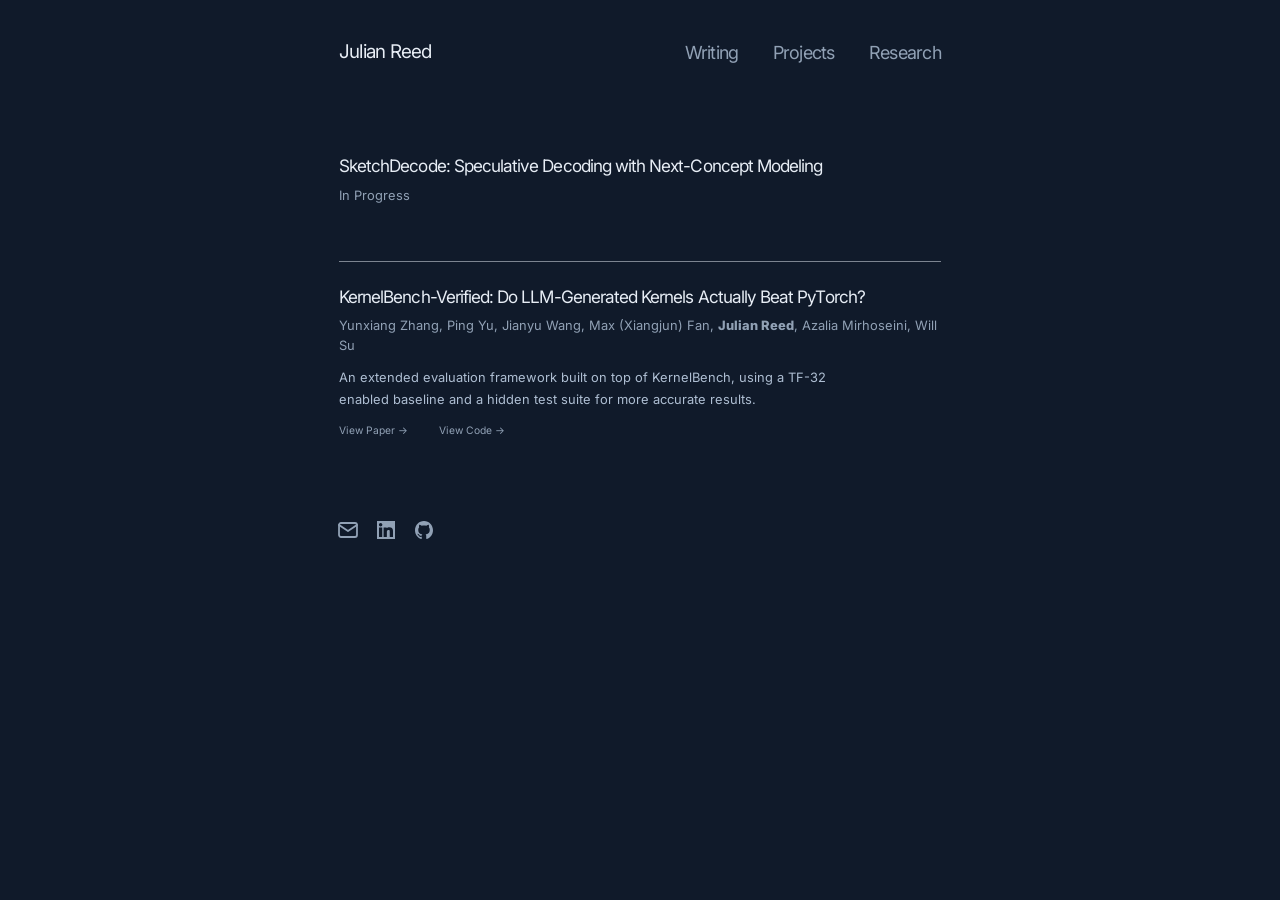
<file: research.html>
<!doctype html>
<html lang="en">
<head>
<meta charset="UTF-8">
<meta name="viewport" content="width=device-width, initial-scale=1.0">
<meta name="description" content="Research by Julian Reed.">
<title>Research — Julian Reed</title>
<link rel="icon" type="image/jpeg" href="./public/favicon-light.jpg" media="(prefers-color-scheme: light)">
<link rel="icon" type="image/jpeg" href="./public/favicon-dark.jpg" media="(prefers-color-scheme: dark)">
<link rel="stylesheet" href="./styles.css">
</head>
<body class="inner-page research-page">
<header class="site-header shell">
<a class="wordmark" href="./">Julian Reed</a>
<nav class="site-nav" aria-label="Primary navigation">
<a href="./">Home</a>
<a href="./projects.html">Projects</a>
<a class="active" href="./research.html">Research</a>
<a href="./writing.html">Writing</a>
</nav>
</header>
<main class="page shell">
<section class="page-intro">
<div>
<p class="page-kicker">Publications</p>
<h1>Research</h1>
</div>
<!-- <p class="intro-copy">I study the relationship between technology, institutions, and public life. My work is grounded in listening, close observation, and making complex ideas legible.</p> -->
</section>
<section class="entries" aria-label="Research entries">
<article class="entry">
<div class="entry-year">Current</div>
<div>
<h2>SketchDecode: Speculative Decoding with Next-Concept Modeling</h2>
<p></p>
<div class="entry-meta">In Progress</div>
</div>
</article>

<article class="entry">
<div class="entry-year">2026</div>
<div>
<h2>
<a href="https://arxiv.org/abs/2607.16241">KernelBench-Verified: Do LLM-Generated Kernels Actually Beat PyTorch?</a>
</h2>
<p>An extended evaluation framework built on top of KernelBench, using a TF-32 enabled baseline and a hidden test suite for more accurate results.</p>
<div class="entry-meta">Yunxiang Zhang, Ping Yu, Jianyu Wang, Max (Xiangjun) Fan, <b>Julian Reed</b>, Azalia Mirhoseini, Will Su</div>
<div class="entry-meta entry-code">
                            <a href="https://arxiv.org/abs/2607.16241">View Paper →</a>
                            <a href="https://github.com/facebookresearch/kernel_bench_verified">View Code →</a>
                        </div>
</div>
</div>
</article>

</section>
</main>
<footer class="site-footer shell">
<div class="social-links" aria-label="Social links">
<a href="mailto:julianreedpro@gmail.com" aria-label="Email Julian Reed">
<svg aria-hidden="true" viewBox="0 0 24 24" fill="none" stroke="currentColor" stroke-width="1.8" stroke-linecap="round" stroke-linejoin="round">
<rect x="3" y="5" width="18" height="14" rx="2"/>
<path d="m3 7 9 6 9-6"/>
</svg>
</a>
<a href="https://www.linkedin.com/in/juliantreed/" aria-label="LinkedIn profile">
<svg aria-hidden="true" viewBox="0 0 24 24" fill="currentColor">
<path d="M5.2 8.1H2.1V21h3.1V8.1ZM3.65 3A1.85 1.85 0 1 0 3.65 6.7 1.85 1.85 0 0 0 3.65 3ZM21.9 13.6c0-3.88-2.07-5.69-4.83-5.69-2.23 0-3.22 1.23-3.78 2.09V8.1h-3.1V21h3.1v-6.39c0-1.68.32-3.31 2.4-3.31 2.05 0 2.08 1.93 2.08 3.42V21h3.1v-7.4Z"/>
</svg>
</a>
<a href="https://github.com/julian-reed" aria-label="GitHub profile">
<svg aria-hidden="true" viewBox="0 0 24 24" fill="currentColor">
<path d="M12 2.5a9.5 9.5 0 0 0-3 18.51c.48.09.65-.21.65-.46v-1.67c-2.64.58-3.2-1.12-3.2-1.12-.43-1.1-1.05-1.4-1.05-1.4-.86-.59.07-.58.07-.58.95.07 1.45.98 1.45.98.85 1.45 2.23 1.03 2.78.79.09-.62.33-1.03.6-1.27-2.11-.24-4.33-1.05-4.33-4.7 0-1.04.37-1.88.98-2.54.34.3.64.87.64 1.76v2.61c0 .25.17.55.66.46A9.5 9.5 0 0 0 12 2.5Z"/>
</svg>
</a>
</div>
</footer>
</body>
</html>
</file>
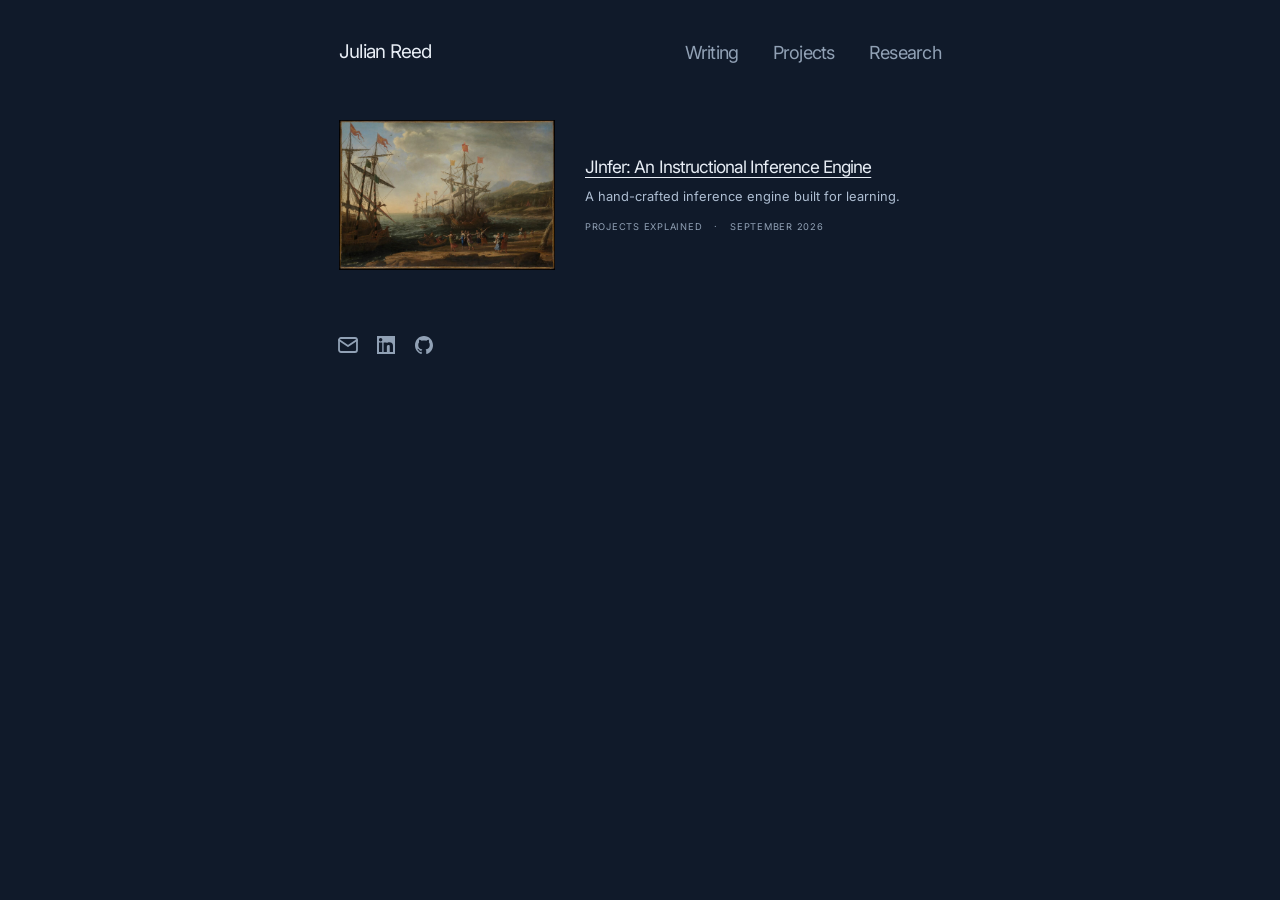
<file: writing.html>
<!doctype html>
<html lang="en">
<head>
<meta charset="UTF-8">
<meta name="viewport" content="width=device-width, initial-scale=1.0">
<meta name="description" content="Writing by Julian Reed.">
<title>Writing — Julian Reed</title>
<link rel="icon" type="image/jpeg" href="./public/favicon-light.jpg" media="(prefers-color-scheme: light)">
<link rel="icon" type="image/jpeg" href="./public/favicon-dark.jpg" media="(prefers-color-scheme: dark)">
<link rel="stylesheet" href="./styles.css">
</head>
<body class="inner-page writing-page">
<header class="site-header shell">
<a class="wordmark" href="./">Julian Reed</a>
<nav class="site-nav" aria-label="Primary navigation">
<a href="./">Home</a>
<a href="./projects.html">Projects</a>
<a href="./research.html">Research</a>
<a class="active" href="./writing.html">Writing</a>
</nav>
</header>
<main class="page shell">
<section class="page-intro">
<div>
<h1>Writing</h1>
</div>
</section>
<section class="entries" aria-label="Writing entries">
<article class="entry">
<div class="entry-image">
<img src="./public/The_Trojan_Women_Setting_Fire_to_Their_Fleet.jpeg" alt="The Trojan Women Setting Fire to Their Fleet" />
</div>
<div>
<h2><a class="entry-title-link" href="./jinfer.html">JInfer: An Instructional Inference Engine</a></h2>
<p>A hand-crafted inference engine built for learning.</p>
<div class="entry-meta"><span>PROJECTS EXPLAINED</span><span>·</span><span>SEPTEMBER 2026</span></div>
</div>
</article>

</section>
</main>
<footer class="site-footer shell">
<div class="social-links" aria-label="Social links">
<a href="mailto:julianreedpro@gmail.com" aria-label="Email Julian Reed">
<svg aria-hidden="true" viewBox="0 0 24 24" fill="none" stroke="currentColor" stroke-width="1.8" stroke-linecap="round" stroke-linejoin="round">
<rect x="3" y="5" width="18" height="14" rx="2"/>
<path d="m3 7 9 6 9-6"/>
</svg>
</a>
<a href="https://www.linkedin.com/in/juliantreed/" aria-label="LinkedIn profile">
<svg aria-hidden="true" viewBox="0 0 24 24" fill="currentColor">
<path d="M5.2 8.1H2.1V21h3.1V8.1ZM3.65 3A1.85 1.85 0 1 0 3.65 6.7 1.85 1.85 0 0 0 3.65 3ZM21.9 13.6c0-3.88-2.07-5.69-4.83-5.69-2.23 0-3.22 1.23-3.78 2.09V8.1h-3.1V21h3.1v-6.39c0-1.68.32-3.31 2.4-3.31 2.05 0 2.08 1.93 2.08 3.42V21h3.1v-7.4Z"/>
</svg>
</a>
<a href="https://github.com/julian-reed" aria-label="GitHub profile">
<svg aria-hidden="true" viewBox="0 0 24 24" fill="currentColor">
<path d="M12 2.5a9.5 9.5 0 0 0-3 18.51c.48.09.65-.21.65-.46v-1.67c-2.64.58-3.2-1.12-3.2-1.12-.43-1.1-1.05-1.4-1.05-1.4-.86-.59.07-.58.07-.58.95.07 1.45.98 1.45.98.85 1.45 2.23 1.03 2.78.79.09-.62.33-1.03.6-1.27-2.11-.24-4.33-1.05-4.33-4.7 0-1.04.37-1.88.98-2.54.34.3.64.87.64 1.76v2.61c0 .25.17.55.66.46A9.5 9.5 0 0 0 12 2.5Z"/>
</svg>
</a>
</div>
</footer>
</body>
</html>
</file>
<file: styles.css>
@import url('https://fonts.googleapis.com/css2?family=Inter:wght@400;500;800&display=swap');

:root { --ink:#e7edf5; --muted:#91a1b5; --line:#29384c; --paper:#101a2a; --accent:#c7d4e5; }
* { box-sizing:border-box; }
html { background:var(--paper); color:var(--ink); overflow-y:scroll; }
body { margin:0; min-width:320px; font-family:'Inter', Arial, sans-serif; font-size:13.75px; line-height:1.5; background:var(--paper); }
a { color:inherit; text-decoration:none; }
a:focus-visible { outline:2px solid var(--ink); outline-offset:5px; }
.home-copy a { text-decoration:underline; text-decoration-thickness:1px; text-underline-offset:2px; }
.shell { width:min(602px, calc(100% - 120px)); margin-inline:auto; }
.site-header { display:flex; align-items:center; justify-content:space-between; padding-top:38px; }
.wordmark { font-size:18.90625px; letter-spacing:-.04em; }
.site-nav { display:flex; gap:34px; color:var(--muted); font-size:18.046875px; letter-spacing:-.04em; }
.site-nav a[href="./"] { display:none; }
.site-nav a[href="./writing.html"] { order:1; }
.site-nav a[href="./projects.html"] { order:2; }
.site-nav a[href="./research.html"] { order:3; }
.site-nav a:hover { color:var(--ink); }
.home { padding-top:45.33px; padding-bottom:51px; }
.home-image { width:100%; max-width:100%; margin:0 auto; }
.home-image img { display:block; width:100%; aspect-ratio:1.77 / 1; object-fit:cover; }
.home-copy { max-width:100%; padding-top:42px; color:#cbd8e8; font-size:14.4375px; line-height:1.48; letter-spacing:-.025em; }
.home-copy p { margin:0 0 38px; }
.home-copy p:last-child { margin-bottom:0; }
.site-footer { display:flex; justify-content:flex-start; color:var(--muted); font-size:10.3125px; padding-bottom:30px; }
.social-links { display:flex; align-items:center; gap:20px; }
.social-links a { display:flex; color:var(--muted); }
.social-links { flex-direction:row; flex-wrap:nowrap; }
.social-links svg { width:18px; height:18px; }
.social-links a[href^="mailto:"] svg { transform:scale(1.33); }
.social-links a[href="https://www.linkedin.com/in/juliantreed/"] { width:18px; height:18px; background-color:currentColor; -webkit-mask:url('./linkedin_svg.svg') center / contain no-repeat; mask:url('./linkedin_svg.svg') center / contain no-repeat; }
.social-links a[href="https://www.linkedin.com/in/juliantreed/"] { -webkit-mask-size:165%; mask-size:165%; }
.social-links a[href="https://www.linkedin.com/in/juliantreed/"] svg { display:none; }
.social-links a[href="https://github.com/julian-reed"] { width:18px; height:18px; background-color:currentColor; -webkit-mask:url('./github%20svg.svg') center / contain no-repeat; mask:url('./github%20svg.svg') center / contain no-repeat; }
.social-links a[href="https://github.com/julian-reed"] svg { display:none; }
.social-links a:hover { color:var(--ink); }
.page { padding-top:45.33px; padding-bottom:58.5px; max-width:100%; }
.page-intro { display:grid; grid-template-columns:1fr 2fr; gap:30px; padding-bottom:54px; border-bottom:1px solid var(--line); }
.inner-page .page-intro { border-bottom:1px solid rgb(231 237 245 / 50%); }
.page-intro > * { display:none; }
.inner-page .page-intro { display:block; }
.inner-page .page-intro { display:none; }
.page-intro::before { color:#cbd8e8; font-size:14.4375px; line-height:1.48; letter-spacing:-.025em; }
.projects-page .page-intro::before { content:"Some of the fun things I've worked on!"; }
.writing-page .page-intro::before { content:"Technical breakdowns of various things I find interesting. A lot of inference related content coming soon!"; }
.research-page .page-intro::before { content:"Formal publications I've contributed to."; }
.research-page .page-intro::after { content:"* indicates equal contribution"; display:block; color:var(--muted); font-size:12.890625px; line-height:1.48; margin-top:4px; }
h1, h2 { font-weight:400; letter-spacing:-.055em; }
h1 { font-size:clamp(29.21875px, 4.296875vw, 44.6875px); margin:0; }
.intro-copy { color:#b8c7d9; font-size:12.890625px; line-height:1.7; max-width:500px; margin:28px 0 0; }
.entries { margin-top:0; }
.entry { display:grid; grid-template-columns:150px 1fr; gap:30px; min-height:150px; padding:0; border-bottom:1px solid var(--line); align-items:center; }
.inner-page .entry { border-bottom:1px solid rgb(231 237 245 / 50%); }
.inner-page .entry:last-child { border-bottom:0; }
.entry-year { color:var(--muted); font-size:10.3125px; padding-top:4px; }
.entry-image { width:150px; height:150px; margin:8px 0; justify-self:center; align-self:center; }
.placeholder-image { display:flex; align-items:center; justify-content:center; color:var(--muted); font-size:10.3125px; text-align:center; }
.logo-image { width:75px; height:75px; }
.mamba-image { width:112.5px; height:112.5px; }
.image-expand { display:block; width:100%; height:100%; padding:0; border:0; background:none; cursor:zoom-in; }
.entry-image img { display:block; width:100%; height:100%; aspect-ratio:1; object-fit:cover; }
.logo-image img { object-fit:contain; }
.image-modal { position:fixed; inset:0; z-index:10; display:flex; align-items:center; justify-content:center; padding:5vh 5vw; background:rgb(16 26 42 / 92%); }
.image-modal[hidden] { display:none; }
.image-modal img { max-width:90vw; max-height:90vh; object-fit:contain; }
.image-modal-close { position:absolute; top:18px; right:24px; color:var(--ink); border:0; background:transparent; font:inherit; font-size:40px; line-height:1; cursor:pointer; }
body.modal-open { overflow:hidden; }
.entry h2 { font-size:17.1875px; line-height:1.25; margin:0 0 9px; }
.entry-title-link { text-decoration:underline; text-decoration-thickness:1px; text-underline-offset:4px; }
.entry-title-link:hover { color:var(--accent); }
.entry p { color:#aebed2; max-width:520px; margin:0; line-height:1.7; font-size:12.890625px; }
.entry-meta { color:var(--muted); font-size:10.3125px; margin-top:12px; }
.writing-page .entry-meta { display:flex; gap:2ch; text-transform:uppercase; letter-spacing:.08em; font-size:9.3125px; }
.writing-page .entry { grid-template-columns:216px 1fr; min-height:150px; }
.writing-page .entry-image { width:216px; height:150px; }
.writing-page .entry-image img { object-fit:contain; }
.entry-meta a + a { margin-left:4ch; }
.research-page .entry { grid-template-columns:1fr; padding:24px 0; }
.research-page .entry-year { display:none; }
.research-page .entry > div:last-child { display:flex; flex-direction:column; }
.research-page .entry h2 { order:1; }
.research-page .entry-meta { order:2; margin-top:0; margin-bottom:12px; }
.research-page .entry-meta { font-size:12.890625px; }
.research-page .entry-code { order:4; margin-top:12px; margin-bottom:0; font-size:10.3125px; }
.research-page .entry-meta b { font-weight:800; }
.research-page .entry p { order:3; }
.article { width:min(900px, calc(100% - 120px)); padding-top:53px; padding-bottom:78px; }
.article-layout { display:grid; grid-template-columns:180px minmax(0,602px); gap:30px; align-items:start; }
.article-toc { position:sticky; top:32px; padding-top:45px; color:#7f8794; font-family:Georgia, 'Times New Roman', serif; font-size:14px; line-height:1.45; }
.article-toc nav { display:flex; flex-direction:column; gap:10px; }
.article-toc a { transition:color .15s ease; }
.article-toc a:hover, .article-toc a:focus-visible { color:var(--ink); }
.article-layout article { max-width:100%; }
.article-kicker { color:#7b8496; font-size:11px; font-weight:500; letter-spacing:.18em; }
.article h1 { color:#e7edf5; font-size:35.1875px; line-height:1.12; margin:24.5px 0 42px; }
.article-dek { color:#9da9ba; font-size:16.6875px; line-height:1.48; letter-spacing:-.025em; max-width:100%; margin:0; }
.article-rule { border-top:1px solid rgb(231 237 245 / 32%); margin:55px 0; }
.article-body { max-width:100%; color:#aebed2; font-size:16.6875px; line-height:1.5; letter-spacing:0; }
.article-body p { margin:0 0 28px; }
.article-body p:last-child { margin-bottom:0; }
.article-body h2 { color:#e7edf5; font-size:24px; line-height:1.2; margin:58px 0 24px; scroll-margin-top:32px; }
.article-body h2:first-child { margin-top:0; }
.article-source-note + h2 { margin-top:0; }
.article-body h2 a { text-decoration:none; }
.article-body ul { margin:0 0 10px; padding-left:1.35em; }
.article-body li { margin:0 0 6px; padding-left:.2em; }
.article-toc-main ul { list-style:none; margin:0; padding:0; }
.article-toc-main li { margin:0 0 14px; padding:0; }
.article-toc-main li:last-child { margin-bottom:0; }
.article-toc-main a { font-weight:600; }
.article-body a { text-decoration:underline; text-underline-offset:3px; }
.article-body code { color:#e7edf5; font-size:.9em; }
.article-note { color:#9da9ba; }
.article-footnote { color:#9da9ba; font-size:13px; line-height:1.45; margin-top:30px !important; }
.article-source-note { color:#aebed2; font-size:16.6875px; line-height:1.5; letter-spacing:0; margin:21px 0 24px !important; }
.article-source-note a { text-decoration:underline; text-underline-offset:3px; }
.article-toc-main .article-source-note a { font-weight:400; }
@media (max-width:700px) { .article { padding-top:38px; padding-bottom:58px; } .article h1 { margin:24.5px 0 30px; } .article-rule { margin:42px 0 54px; } }
@media (max-width:700px) { .article { width:min(100% - 45px, 602px); } .article-layout { display:block; } .article-toc { position:static; padding-top:0; margin-bottom:42px; } .article-toc nav { gap:8px; } }
@media (max-width:700px) { .writing-page .entry { grid-template-columns:1fr; } .writing-page .entry-image { width:216px; } }
@media (max-width:700px) { .shell { width:min(100% - 45px, 1024px); } .site-header { align-items:flex-start; gap:22px; } .wordmark, .site-nav { font-size:17.1875px; } .site-nav { gap:18px; flex-wrap:wrap; justify-content:flex-end; } .home { padding-top:36px; padding-bottom:45px; } .home-copy { padding-top:38px; font-size:15.125px; } .page-intro::before { font-size:15.125px; } .home-copy p { margin-bottom:38px; } .site-footer { margin-top:20px; } .page { padding-top:36px; padding-bottom:58.5px; } .page-intro { grid-template-columns:1fr; gap:12px; padding-bottom:42px; } .intro-copy { margin-top:10px; } .entry { grid-template-columns:1fr; gap:8px; } .projects-page .entry-image { width:150px; } .projects-page .logo-image { width:75px; height:75px; } .projects-page .mamba-image { width:112.5px; height:112.5px; } .research-page .entry { grid-template-columns:1fr; gap:14px; } .research-page .entry-year { width:100%; height:180px; } }
</file>
